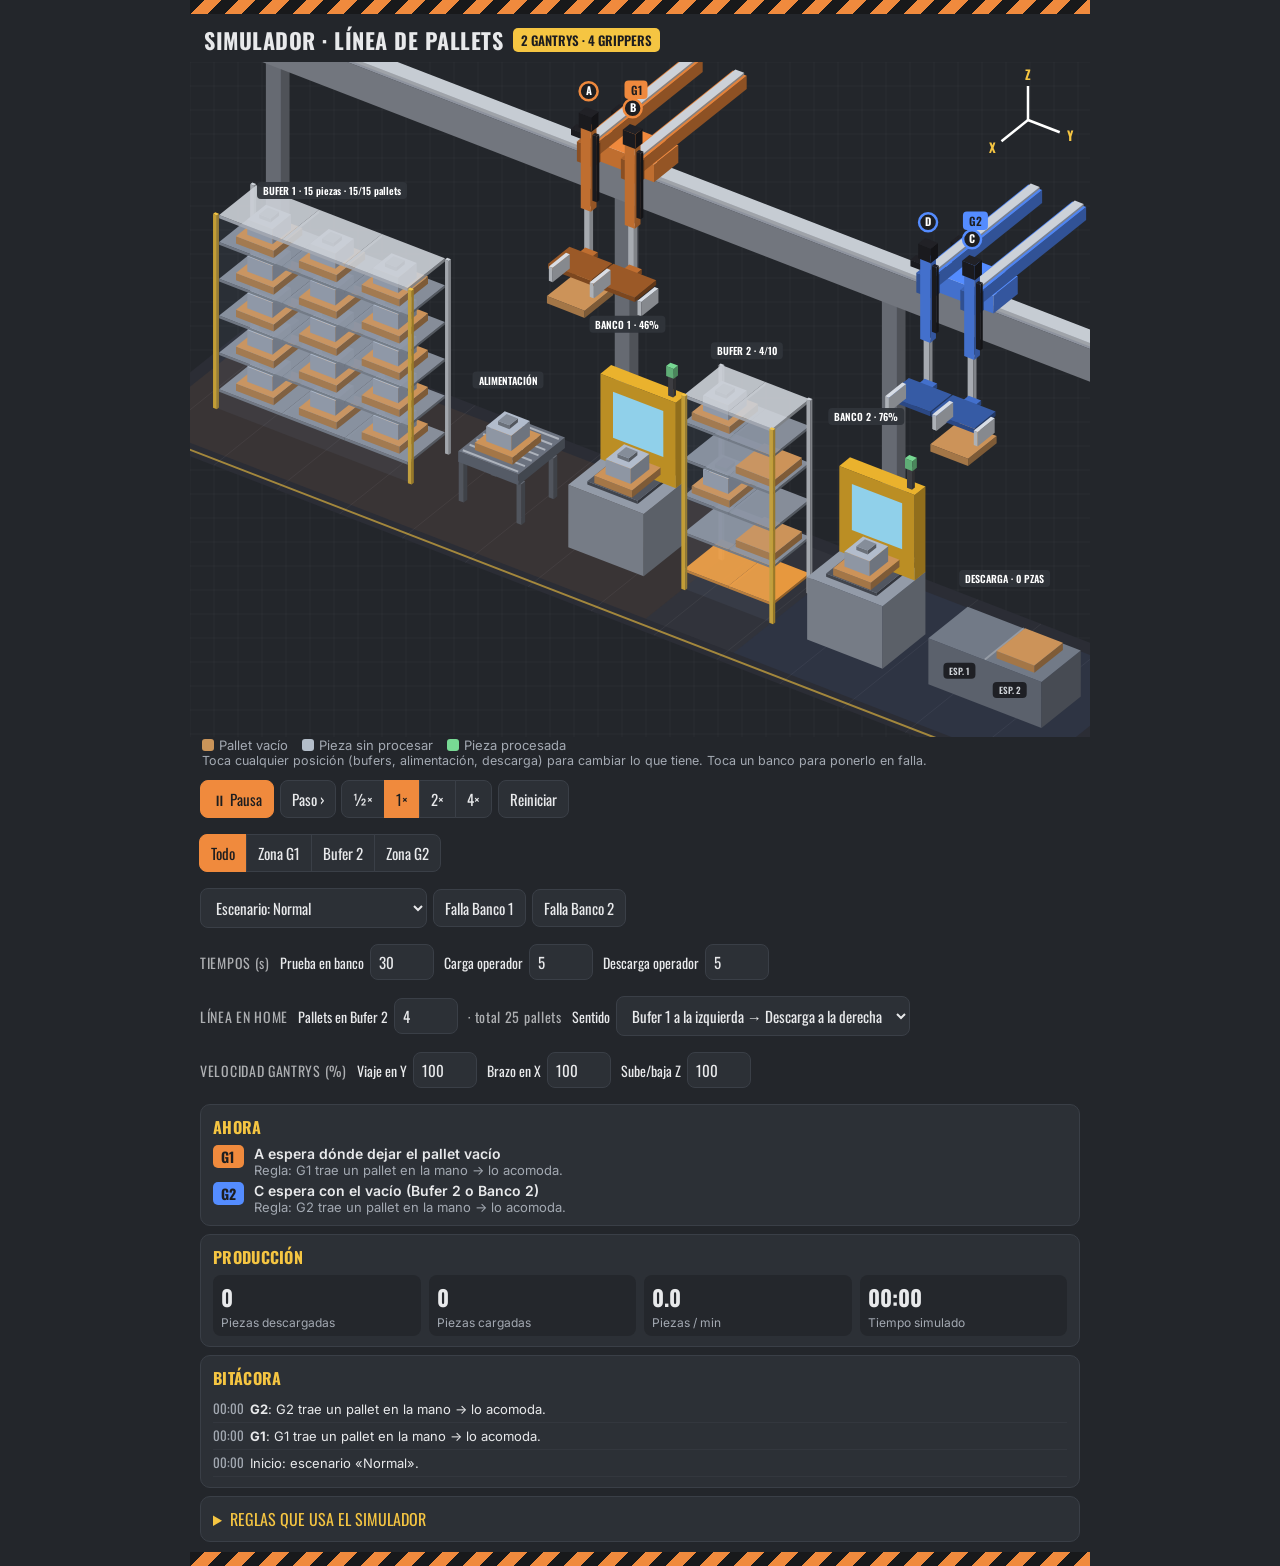
<file: index.html>
<!doctype html>
<html lang="es">
<head>
<meta charset="utf-8">
<meta name="viewport" content="width=device-width,initial-scale=1">
<title>Simulador de gantrys</title>
<meta http-equiv="refresh" content="0; url=simulador/">
<link rel="canonical" href="simulador/">
<style>body{background:#1d1e21;color:#e8e8e8;font-family:system-ui,sans-serif;display:grid;place-items:center;height:100vh;margin:0}a{color:#f0a04a}</style>
</head>
<body><p>Abriendo el simulador… <a href="simulador/">entrar</a></p></body>
</html>
</file>
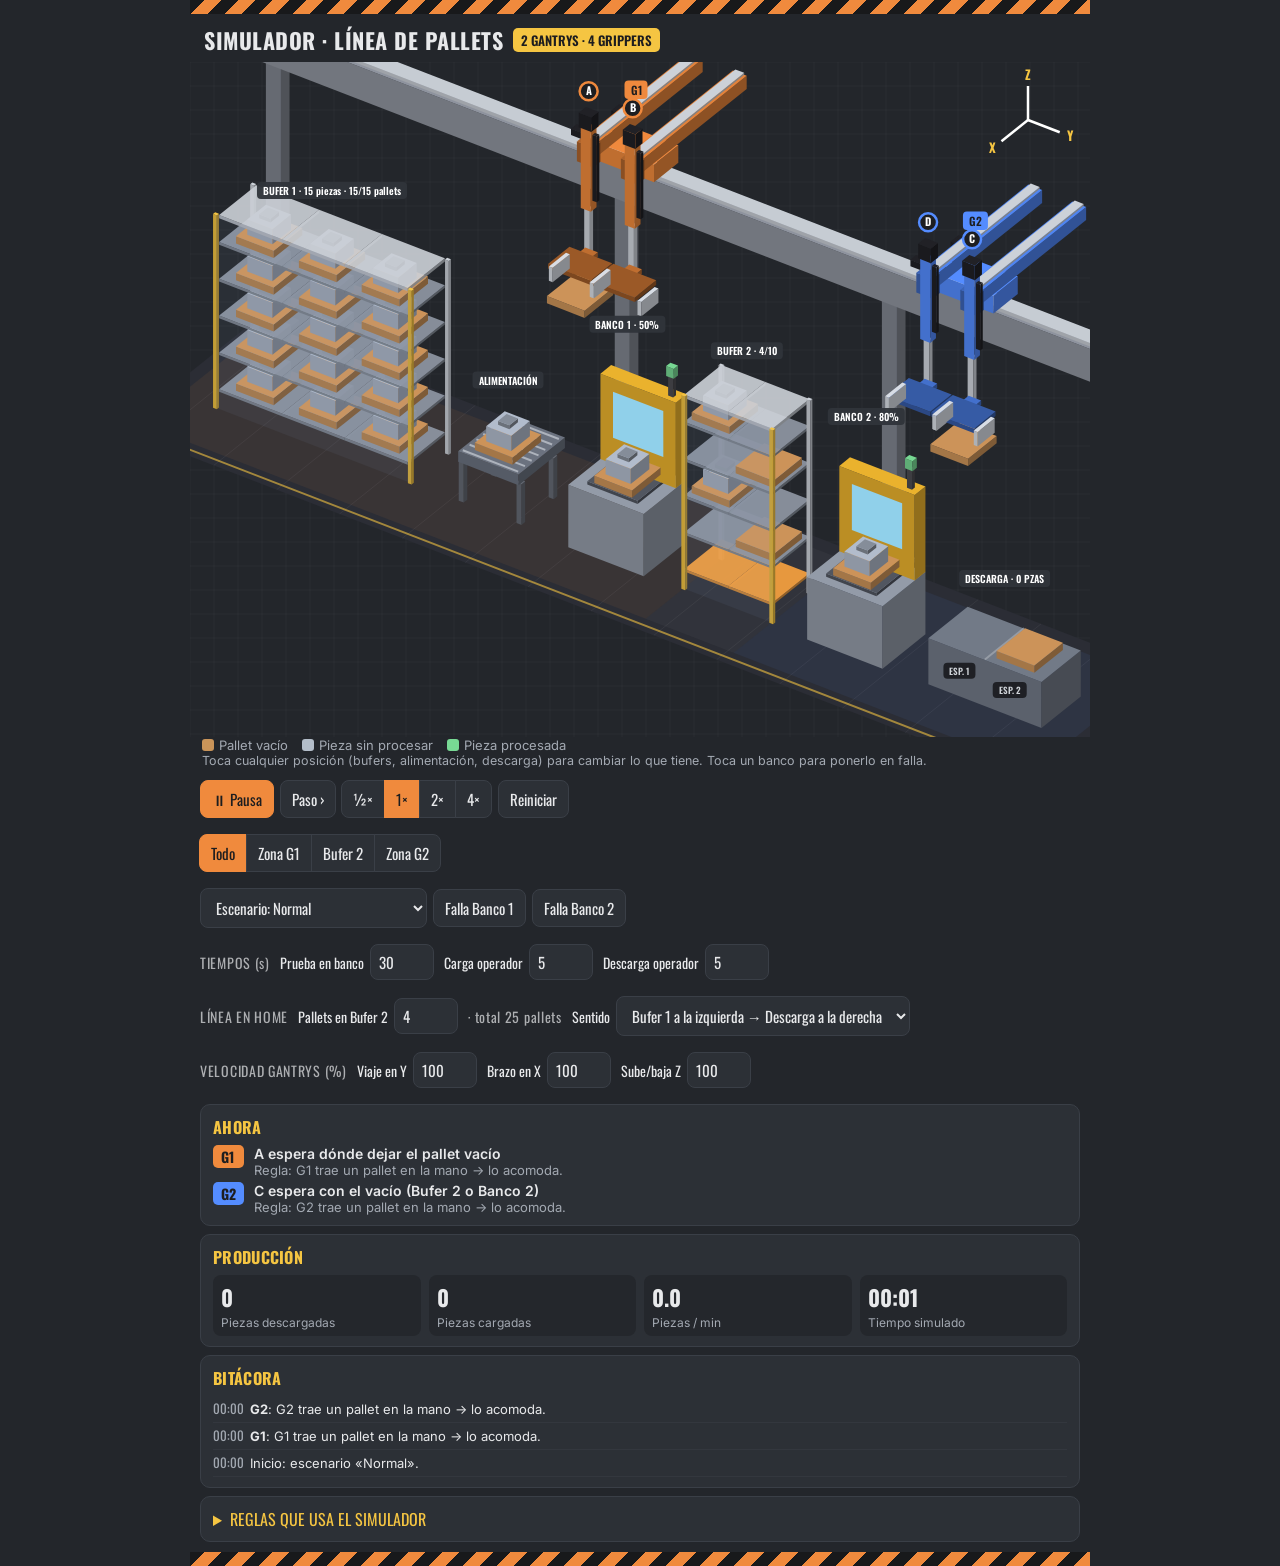
<file: simulador/index.html>
<!DOCTYPE html>
<html lang="es">
<head>
<meta charset="utf-8">
<meta name="viewport" content="width=device-width, initial-scale=1, maximum-scale=1">
<title>Simulador línea de pallets · 2 gantrys</title>
<link rel="preconnect" href="https://fonts.googleapis.com">
<link href="https://fonts.googleapis.com/css2?family=Oswald:wght@400;600;700&family=Inter:wght@400;600&display=swap" rel="stylesheet">
<link rel="stylesheet" href="css/style.css">

</head>
<body>
<div class="wrap">
<div class="haz"></div>
<header><h1>SIMULADOR · LÍNEA DE PALLETS</h1><span class="tag">2 GANTRYS · 4 GRIPPERS</span></header>
<div id="cvwrap"><canvas id="cv"></canvas><div id="toast"></div></div>
<div class="legend">
 <span><i class="sw" style="background:#c99459"></i>Pallet vacío</span>
 <span><i class="sw" style="background:#b3bdc9"></i>Pieza sin procesar</span>
 <span><i class="sw" style="background:#78d994"></i>Pieza procesada</span>
</div>
<div class="hint">Toca cualquier posición (bufers, alimentación, descarga) para cambiar lo que tiene. Toca un banco para ponerlo en falla.</div>
<div class="bar">
 <button id="play" class="on">⏸ Pausa</button>
 <button id="step">Paso ›</button>
 <div class="seg" id="spd"><button data-s="0.5">½×</button><button data-s="1" class="on">1×</button><button data-s="2">2×</button><button data-s="4">4×</button></div>
 <button id="reset">Reiniciar</button>
</div>
<div class="bar">
 <div class="seg" id="cam"><button data-c="all" class="on">Todo</button><button data-c="g1">Zona G1</button><button data-c="b2">Bufer 2</button><button data-c="g2">Zona G2</button></div>
</div>
<div class="bar">
 <select id="scn">
  <option value="normal">Escenario: Normal</option>
  <option value="f1">Banco 1 en falla</option>
  <option value="f2">Banco 2 en falla</option>
  <option value="b1low">Bufer 1 casi vacío</option>
  <option value="slow">Descarga lenta (operador tarda)</option>
  <option value="pair">Regla rota en Bufer 2 (001 y 006)</option>
 </select>
 <button id="fb1" class="flt">Falla Banco 1</button>
 <button id="fb2" class="flt">Falla Banco 2</button>
</div>
<div class="bar tiempos">
 <span class="lbl">TIEMPOS (s)</span>
 <label>Prueba en banco <input id="tProc" type="number" min="1" step="1" value="30"></label>
 <label>Carga operador <input id="tLoad" type="number" min="1" step="1" value="5"></label>
 <label>Descarga operador <input id="tUnload" type="number" min="1" step="1" value="5"></label>
</div>
<div class="bar tiempos">
 <span class="lbl">LÍNEA EN HOME</span>
 <label>Pallets en Bufer 2 <input id="nB2" type="number" min="0" max="4" step="1" value="4"></label>
 <span class="lbl" id="palTot"></span>
 <label>Sentido <select id="sentido"><option value="izq">Bufer 1 a la izquierda → Descarga a la derecha</option><option value="der">Bufer 1 a la derecha → Descarga a la izquierda</option></select></label>
</div>
<div class="bar tiempos">
 <span class="lbl">VELOCIDAD GANTRYS (%)</span>
 <label>Viaje en Y <input id="vY" type="number" min="10" max="400" step="10" value="100"></label>
 <label>Brazo en X <input id="vX" type="number" min="10" max="400" step="10" value="100"></label>
 <label>Sube/baja Z <input id="vZ" type="number" min="10" max="400" step="10" value="100"></label>
</div>

<div class="card"><h3>AHORA</h3>
 <div class="now">
  <span class="pill" style="background:var(--or)">G1</span><div><div class="act" id="g1a">—</div><div class="rule" id="g1r"></div></div>
  <span class="pill" style="background:var(--bl)">G2</span><div><div class="act" id="g2a">—</div><div class="rule" id="g2r"></div></div>
 </div>
 <div id="warn"></div>
</div>
<div class="card"><h3>PRODUCCIÓN</h3>
 <div class="stats">
  <div class="stat"><b id="sDone">0</b><span>Piezas descargadas</span></div>
  <div class="stat"><b id="sLoad">0</b><span>Piezas cargadas</span></div>
  <div class="stat"><b id="sRate">0.0</b><span>Piezas / min</span></div>
  <div class="stat"><b id="sTime">00:00</b><span>Tiempo simulado</span></div>
 </div>
</div>
<div class="card"><h3>BITÁCORA</h3><div id="log"></div></div>
<div class="card"><details><summary>REGLAS QUE USA EL SIMULADOR</summary>
<ul>
 <li><b>Ejes:</b> Y a lo largo de la línea; Z sube y baja; X entra al bufer. Los 2 brazos de cada gantry viajan juntos en Y; cada brazo se mueve solo en X y Z.</li>
 <li><b>G1</b> (A, B): Bufer 1, Alimentación, Banco 1 y Bufer 2. <b>G2</b> (C, D): Bufer 2, Banco 2 y Descarga. Solo un gantry a la vez dentro del Bufer 2.</li>
 <li><b>Línea en home (25 pallets):</b> Bufer 1 lleno (15), 4 en el Bufer 2 (uno por nivel 1–4), alimentación con pieza, 1 en cada banco, 1 en descarga y 1 en un gripper de cada gantry.</li>
 <li><b>Todo es intercambio:</b> en cada lugar un gripper saca y el otro deja.</li>
 <li><b>Bufer 1</b> (5 niveles × 3, siempre lleno): entran A y B; uno saca y el otro deja en la misma posición.</li>
 <li><b>Bufer 2</b> (5 niveles × 2): columna izquierda 001–005 → A y D; columna derecha 006–010 → B y C. Un solo pallet por nivel.</li>
 <li><b>Movimiento en los bufers (en L):</b> Y a la posición → baja en Z a pre-toma → avanza en X → baja a la posición → toma/deja → sube un poco → regresa en X → sube en Z. En carga, bancos y descarga baja vertical.</li>
 <li><b>Bufer 2 niveles 1–4:</b> G1 deja 2 piezas nuevas listas para G2 y se lleva vacíos (intercambio en el mismo nivel). Aquí también se hace el <b>cambio de gripper</b>.</li>
 <li><b>Bufer 2 nivel 5:</b> solo traspaleo: G1 deja la pieza probada y G2 la lleva a descarga.</li>
 <li><b>G1:</b> Banco 1 terminó → cambio rápido (un brazo trae la nueva, el otro saca la probada al nivel 5 y aprovecha para traer un vacío) → intercambio en alimentación (toma pieza nueva, deja el vacío) → la pieza va al Banco 1, al Bufer 2 o al Bufer 1.</li>
 <li><b>G2:</b> Banco 2 terminó → cambio rápido con una pieza del Bufer 2 → descarga → el vacío regresa al Bufer 2 y se lleva la pieza probada del nivel 5 o una nueva.</li>
 <li><b>Descarga</b> (2 espacios, siempre 1 pallet): G2 toma el vacío de un espacio y deja la pieza probada en el otro.</li>
 <li><b>Operadores:</b> en alimentación cargan una pieza en el pallet vacío; en descarga quitan la pieza procesada.</li>
</ul></details></div>
<div class="haz" style="margin-top:10px"></div>
</div>

<script src="js/config.js"></script>
<script src="js/world.js"></script>
<script src="js/motion.js"></script>
<script src="js/rules.js"></script>
<script src="js/render.js"></script>
<script src="js/ui.js"></script>

</body>
</html>
</file>
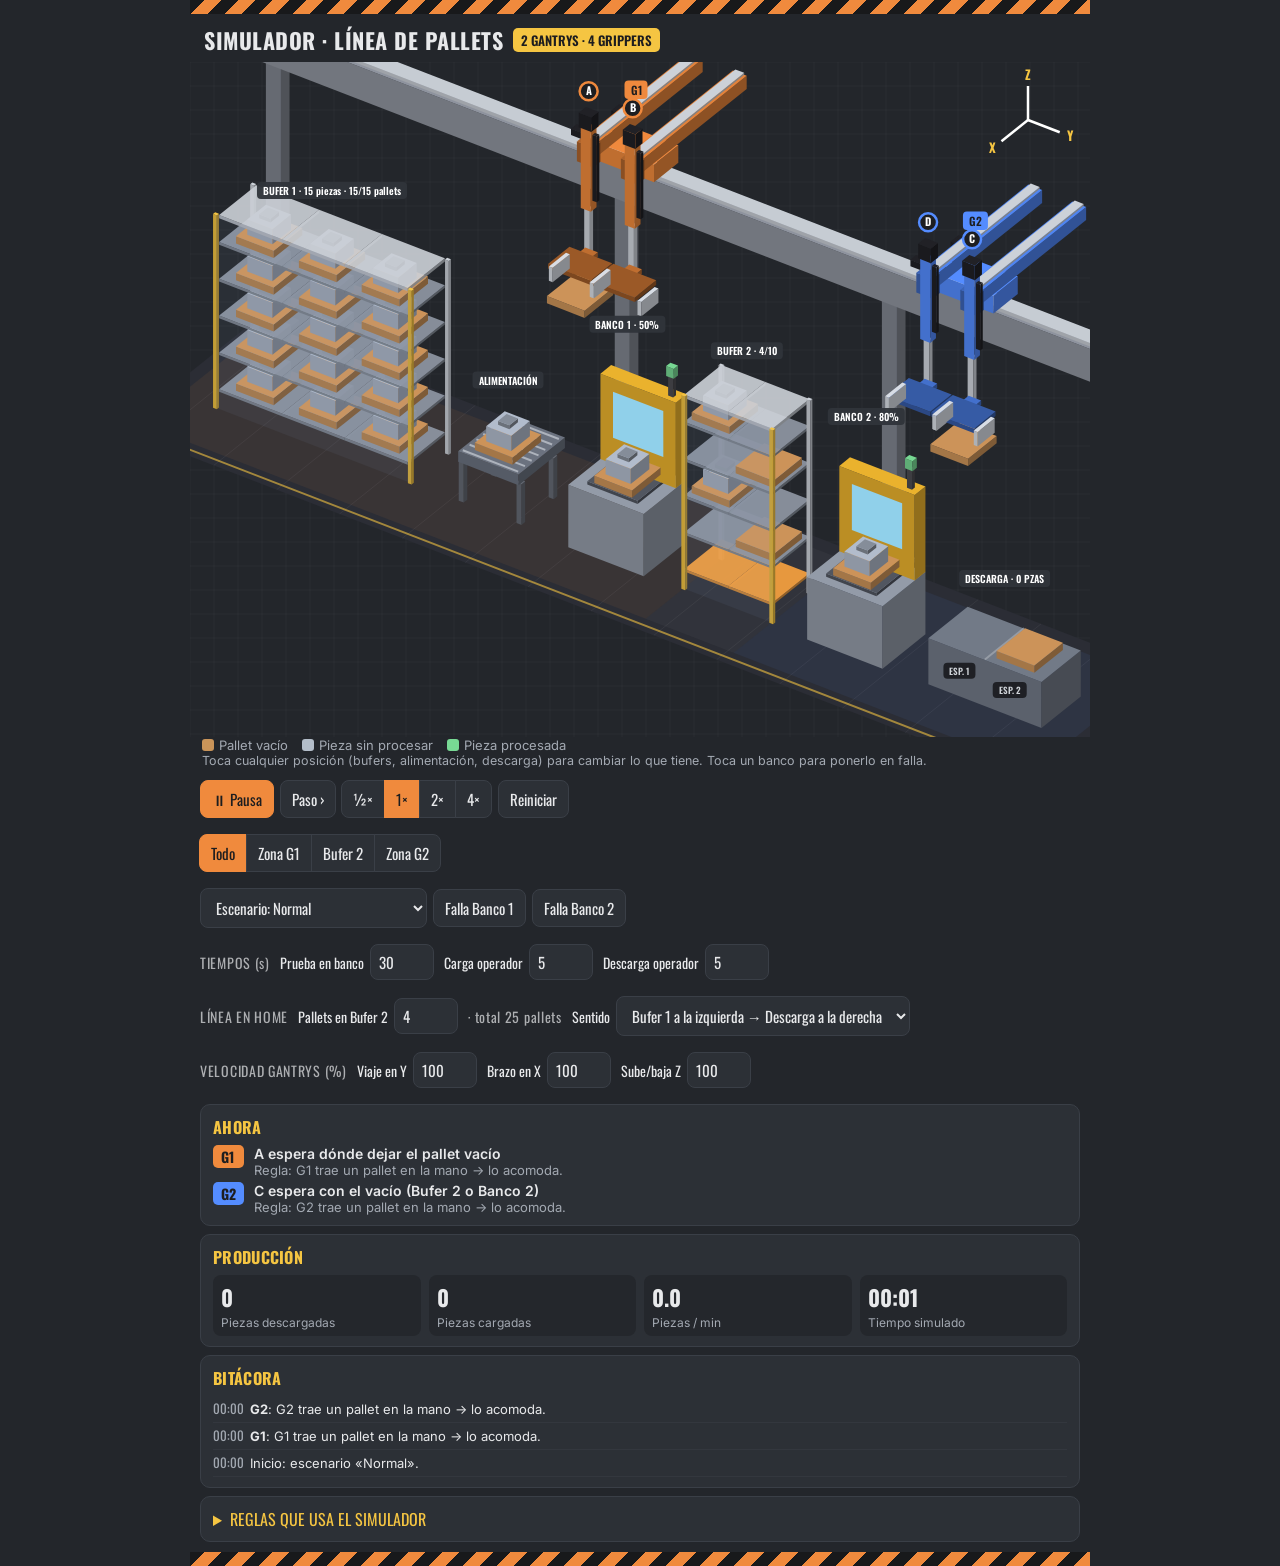
<file: simulador/simulador_un_archivo.html>
<!DOCTYPE html>
<html lang="es">
<head>
<meta charset="utf-8">
<meta name="viewport" content="width=device-width, initial-scale=1, maximum-scale=1">
<title>Simulador línea de pallets · 2 gantrys</title>
<link rel="preconnect" href="https://fonts.googleapis.com">
<link href="https://fonts.googleapis.com/css2?family=Oswald:wght@400;600;700&family=Inter:wght@400;600&display=swap" rel="stylesheet">
<style>
:root{--bg:#23262b;--panel:#2c3036;--line:#3a3f47;--txt:#e8e9eb;--mut:#a3a9b2;--or:#f08a3d;--ye:#f5c542;--gr:#78d994;--bl:#548cff;--re:#ee4d47}
*{box-sizing:border-box}
body{margin:0;background:var(--bg);color:var(--txt);font-family:Inter,system-ui,sans-serif;font-size:14px}
.haz{height:14px;background:repeating-linear-gradient(-45deg,var(--or) 0 12px,#18191b 12px 24px)}
header{padding:10px 14px 6px;display:flex;align-items:center;gap:10px}
header h1{font-family:Oswald,sans-serif;font-size:22px;margin:0;letter-spacing:.5px}
.tag{background:var(--ye);color:#1d1d1f;font-family:Oswald;font-weight:600;padding:2px 8px;border-radius:5px;font-size:13px}
.wrap{max-width:900px;margin:0 auto}
#cvwrap{position:relative}
canvas{display:block;width:100%;touch-action:manipulation}
#toast{position:absolute;left:50%;top:10px;transform:translateX(-50%);background:#111;color:#fff;padding:6px 12px;border-radius:8px;font-size:13px;opacity:0;transition:opacity .2s;pointer-events:none;max-width:90%;text-align:center}
.bar{display:flex;flex-wrap:wrap;gap:6px;padding:8px 10px;align-items:center}
.tiempos{gap:10px;font-family:Oswald,sans-serif;font-size:14px}
.tiempos .lbl{opacity:.7;letter-spacing:.05em}
.tiempos label{display:flex;align-items:center;gap:6px}
.tiempos input{width:64px;font-family:Oswald,sans-serif;font-size:15px;background:var(--panel);color:var(--txt);border:1px solid var(--line);border-radius:8px;padding:6px 8px}
button,select{font-family:Oswald,sans-serif;font-size:15px;background:var(--panel);color:var(--txt);border:1px solid var(--line);border-radius:8px;padding:7px 11px;cursor:pointer}
button.on{background:var(--or);color:#1d1d1f;border-color:var(--or)}
button.flt.on{background:var(--re);border-color:var(--re);color:#fff}
.seg{display:flex;gap:0}
.seg button{border-radius:0;margin-left:-1px}
.seg button:first-child{border-radius:8px 0 0 8px}.seg button:last-child{border-radius:0 8px 8px 0}
.card{background:var(--panel);border:1px solid var(--line);border-radius:10px;margin:8px 10px;padding:10px 12px}
.card h3{font-family:Oswald;margin:0 0 6px;font-size:16px;letter-spacing:.3px;color:var(--ye)}
.now{display:grid;grid-template-columns:auto 1fr;gap:4px 10px;align-items:start}
.pill{font-family:Oswald;font-weight:700;padding:1px 8px;border-radius:5px;color:#1d1d1f}
.rule{color:var(--mut);font-size:13px}
.act{font-weight:600}
.stats{display:flex;gap:8px;flex-wrap:wrap}
.stat{flex:1;min-width:90px;background:#24272c;border-radius:8px;padding:6px 8px}
.stat b{font-family:Oswald;font-size:22px;display:block}
.stat span{color:var(--mut);font-size:12px}
#log{max-height:220px;overflow:auto;font-size:13px;line-height:1.45}
#log div{border-bottom:1px solid #33373e;padding:3px 0}
#log .t{color:var(--mut);font-family:Oswald;margin-right:6px}
#warn{color:var(--re);font-weight:600;display:none;margin-top:6px}
details summary{cursor:pointer;font-family:Oswald;font-size:16px;color:var(--ye)}
details li{margin:4px 0;color:#d4d7db}
.legend{display:flex;gap:14px;flex-wrap:wrap;color:var(--mut);font-size:13px;padding:0 12px}
.sw{display:inline-block;width:12px;height:12px;border-radius:3px;margin-right:5px;vertical-align:-1px}
.hint{color:var(--mut);font-size:12.5px;padding:0 12px 4px}

</style>

</head>
<body>
<div class="wrap">
<div class="haz"></div>
<header><h1>SIMULADOR · LÍNEA DE PALLETS</h1><span class="tag">2 GANTRYS · 4 GRIPPERS</span></header>
<div id="cvwrap"><canvas id="cv"></canvas><div id="toast"></div></div>
<div class="legend">
 <span><i class="sw" style="background:#c99459"></i>Pallet vacío</span>
 <span><i class="sw" style="background:#b3bdc9"></i>Pieza sin procesar</span>
 <span><i class="sw" style="background:#78d994"></i>Pieza procesada</span>
</div>
<div class="hint">Toca cualquier posición (bufers, alimentación, descarga) para cambiar lo que tiene. Toca un banco para ponerlo en falla.</div>
<div class="bar">
 <button id="play" class="on">⏸ Pausa</button>
 <button id="step">Paso ›</button>
 <div class="seg" id="spd"><button data-s="0.5">½×</button><button data-s="1" class="on">1×</button><button data-s="2">2×</button><button data-s="4">4×</button></div>
 <button id="reset">Reiniciar</button>
</div>
<div class="bar">
 <div class="seg" id="cam"><button data-c="all" class="on">Todo</button><button data-c="g1">Zona G1</button><button data-c="b2">Bufer 2</button><button data-c="g2">Zona G2</button></div>
</div>
<div class="bar">
 <select id="scn">
  <option value="normal">Escenario: Normal</option>
  <option value="f1">Banco 1 en falla</option>
  <option value="f2">Banco 2 en falla</option>
  <option value="b1low">Bufer 1 casi vacío</option>
  <option value="slow">Descarga lenta (operador tarda)</option>
  <option value="pair">Regla rota en Bufer 2 (001 y 006)</option>
 </select>
 <button id="fb1" class="flt">Falla Banco 1</button>
 <button id="fb2" class="flt">Falla Banco 2</button>
</div>
<div class="bar tiempos">
 <span class="lbl">TIEMPOS (s)</span>
 <label>Prueba en banco <input id="tProc" type="number" min="1" step="1" value="30"></label>
 <label>Carga operador <input id="tLoad" type="number" min="1" step="1" value="5"></label>
 <label>Descarga operador <input id="tUnload" type="number" min="1" step="1" value="5"></label>
</div>
<div class="bar tiempos">
 <span class="lbl">LÍNEA EN HOME</span>
 <label>Pallets en Bufer 2 <input id="nB2" type="number" min="0" max="4" step="1" value="4"></label>
 <span class="lbl" id="palTot"></span>
 <label>Sentido <select id="sentido"><option value="izq">Bufer 1 a la izquierda → Descarga a la derecha</option><option value="der">Bufer 1 a la derecha → Descarga a la izquierda</option></select></label>
</div>
<div class="bar tiempos">
 <span class="lbl">VELOCIDAD GANTRYS (%)</span>
 <label>Viaje en Y <input id="vY" type="number" min="10" max="400" step="10" value="100"></label>
 <label>Brazo en X <input id="vX" type="number" min="10" max="400" step="10" value="100"></label>
 <label>Sube/baja Z <input id="vZ" type="number" min="10" max="400" step="10" value="100"></label>
</div>

<div class="card"><h3>AHORA</h3>
 <div class="now">
  <span class="pill" style="background:var(--or)">G1</span><div><div class="act" id="g1a">—</div><div class="rule" id="g1r"></div></div>
  <span class="pill" style="background:var(--bl)">G2</span><div><div class="act" id="g2a">—</div><div class="rule" id="g2r"></div></div>
 </div>
 <div id="warn"></div>
</div>
<div class="card"><h3>PRODUCCIÓN</h3>
 <div class="stats">
  <div class="stat"><b id="sDone">0</b><span>Piezas descargadas</span></div>
  <div class="stat"><b id="sLoad">0</b><span>Piezas cargadas</span></div>
  <div class="stat"><b id="sRate">0.0</b><span>Piezas / min</span></div>
  <div class="stat"><b id="sTime">00:00</b><span>Tiempo simulado</span></div>
 </div>
</div>
<div class="card"><h3>BITÁCORA</h3><div id="log"></div></div>
<div class="card"><details><summary>REGLAS QUE USA EL SIMULADOR</summary>
<ul>
 <li><b>Ejes:</b> Y a lo largo de la línea; Z sube y baja; X entra al bufer. Los 2 brazos de cada gantry viajan juntos en Y; cada brazo se mueve solo en X y Z.</li>
 <li><b>G1</b> (A, B): Bufer 1, Alimentación, Banco 1 y Bufer 2. <b>G2</b> (C, D): Bufer 2, Banco 2 y Descarga. Solo un gantry a la vez dentro del Bufer 2.</li>
 <li><b>Línea en home (25 pallets):</b> Bufer 1 lleno (15), 4 en el Bufer 2 (uno por nivel 1–4), alimentación con pieza, 1 en cada banco, 1 en descarga y 1 en un gripper de cada gantry.</li>
 <li><b>Todo es intercambio:</b> en cada lugar un gripper saca y el otro deja.</li>
 <li><b>Bufer 1</b> (5 niveles × 3, siempre lleno): entran A y B; uno saca y el otro deja en la misma posición.</li>
 <li><b>Bufer 2</b> (5 niveles × 2): columna izquierda 001–005 → A y D; columna derecha 006–010 → B y C. Un solo pallet por nivel.</li>
 <li><b>Movimiento en los bufers (en L):</b> Y a la posición → baja en Z a pre-toma → avanza en X → baja a la posición → toma/deja → sube un poco → regresa en X → sube en Z. En carga, bancos y descarga baja vertical.</li>
 <li><b>Bufer 2 niveles 1–4:</b> G1 deja 2 piezas nuevas listas para G2 y se lleva vacíos (intercambio en el mismo nivel). Aquí también se hace el <b>cambio de gripper</b>.</li>
 <li><b>Bufer 2 nivel 5:</b> solo traspaleo: G1 deja la pieza probada y G2 la lleva a descarga.</li>
 <li><b>G1:</b> Banco 1 terminó → cambio rápido (un brazo trae la nueva, el otro saca la probada al nivel 5 y aprovecha para traer un vacío) → intercambio en alimentación (toma pieza nueva, deja el vacío) → la pieza va al Banco 1, al Bufer 2 o al Bufer 1.</li>
 <li><b>G2:</b> Banco 2 terminó → cambio rápido con una pieza del Bufer 2 → descarga → el vacío regresa al Bufer 2 y se lleva la pieza probada del nivel 5 o una nueva.</li>
 <li><b>Descarga</b> (2 espacios, siempre 1 pallet): G2 toma el vacío de un espacio y deja la pieza probada en el otro.</li>
 <li><b>Operadores:</b> en alimentación cargan una pieza en el pallet vacío; en descarga quitan la pieza procesada.</li>
</ul></details></div>
<div class="haz" style="margin-top:10px"></div>
</div>

<script>
// config.js — Constantes: tiempos, colores, geometría de ejes. Cambia aquí tiempos de proceso y dimensiones.
// Se carga como script clásico (sin módulos) para que funcione abriendo index.html directo.

// ===== constants =====
const C = {or:[.94,.54,.24], bl:[.33,.55,1], ye:[.96,.77,.26], gr:[.47,.85,.58], re:[.93,.30,.28], wood:[.80,.58,.35],
  raw:[.70,.74,.80], frame:[.80,.82,.85], dark:[.12,.12,.13]};
let curScn=null;
function setTiempo(id,v){const e=document.getElementById(id); if(e) e.value=v;}
function leerTiempos(){
  const n=(id,def)=>{const e=document.getElementById(id); const v=e?parseFloat(e.value):NaN; return v>0?v:def;};
  PROC=n('tProc',PROC); LOAD=n('tLoad',LOAD); UNLOAD=n('tUnload',UNLOAD);
}
let PROC=30, LOAD=5, UNLOAD=5;
// Velocidades de los gantrys (unidades/s). Base = valores al 100 %; la barra VELOCIDAD las ajusta en %.
const VEL_BASE={y:2.6,x:1.3,z:1.6}; let VEL={...VEL_BASE};
function leerVelocidad(){
  const n=id=>{const e=document.getElementById(id); const v=e?parseFloat(e.value):NaN; return v>0?v/100:1;};
  VEL={y:VEL_BASE.y*n('vY'),x:VEL_BASE.x*n('vX'),z:VEL_BASE.z*n('vZ')};
}
let ESPEJO=false;   // true = la línea empieza a la derecha (Bufer 1) y termina a la izquierda (Descarga)
let B2_STOCK=2;   // piezas nuevas que G1 deja listas en el Bufer 2 para el Banco 2   // segundos; se cambian desde la barra TIEMPOS de la pantalla
const REST=3.25, GH=0.47;
const LV=n=>0.30+(5-n)*0.56;
// HOME en X: los 4 grippers retraídos (vigas X metidas sobre el carro). Desde ahí entran en L a los bufers.
const HOME_X=-1.05;
const LANE={A:HOME_X,B:HOME_X,C:HOME_X,D:HOME_X};
// Cada gripper va en su propia viga X, separada en Y: el carro del eje Y se corre para poner el gripper que trabaja
// sobre la posición (paso real "mover carro para el otro brazo"). A/D de un lado, B/C del otro.
const YOFF={A:-.35,D:-.35,B:.35,C:.35};
const gyFor=(arm,s)=>s.y-YOFF[arm];
const SAFE={G1:6.2,G2:10.0};

</script>
<script>
// world.js — Modelo del mundo: posiciones (slots), pallets, gantrys, escenarios y bitácora.
// Se carga como script clásico (sin módulos) para que funcione abriendo index.html directo.

// ===== world =====
let S={}, pid=0, simT=0, stats, logArr=[], lockOwner=null, G={};
function mkSlot(id,kind,x,y,z,o={}){S[id]=Object.assign({id,kind,x,y,z,pallet:null,res:null,timer:0,prog:0,fault:false},o);}
function pal(piece){return {id:++pid,piece,claimed:false};}
function build(){
  S={}; pid=0;
  for(let p=0;p<3;p++)for(let n=1;n<=5;n++){const num=p*5+n; mkSlot('B1-'+String(num).padStart(2,'0'),'B1',0,0.5+p,LV(n),{level:n,col:p,label:String(num).padStart(2,'0')});}
  for(let n=1;n<=5;n++){
    mkSlot('B2-'+String(n).padStart(3,'0'),'B2',0,7.75,LV(n),{level:n,col:'L',label:String(n).padStart(3,'0')});
    mkSlot('B2-'+String(n+5).padStart(3,'0'),'B2',0,8.45,LV(n),{level:n,col:'R',label:String(n+5).padStart(3,'0')});
  }
  mkSlot('ALIM','ALIM',0,4.3,0.80,{label:'ALIMENTACIÓN'});
  mkSlot('BK1','BK',0,6.2,1.0,{label:'BANCO 1'});
  mkSlot('BK2','BK',0,10.0,1.0,{label:'BANCO 2'});
  mkSlot('D1','DESC',0,11.8,0.7,{label:'1'});
  mkSlot('D2','DESC',0,12.6,0.7,{label:'2'});
}
const B1=()=>Object.values(S).filter(s=>s.kind==='B1');
const B2=()=>Object.values(S).filter(s=>s.kind==='B2');
const pairOf=s=>S['B2-'+String(s.col==='L'?s.level+5:s.level).padStart(3,'0')];
const pairFree=n=>{const a=S['B2-'+String(n).padStart(3,'0')],b=S['B2-'+String(n+5).padStart(3,'0')];return !a.pallet&&!b.pallet&&!a.res&&!b.res;};
const colOf=arm=>(arm==='A'||arm==='D')?'L':'R';
const b2slot=(n,col)=>S['B2-'+String(col==='L'?n:n+5).padStart(3,'0')];
function b2Free(arm){for(const n of [4,3,2,1]) if(pairFree(n)) return b2slot(n,colOf(arm)); return null;}
function avail(s,piece){return s.pallet&&!s.pallet.claimed&&s.pallet.piece===piece;}

class Gantry{
  constructor(name,col,arms,gy){this.name=name;this.col=col;this.arms=arms;this.v={gy};arms.forEach(a=>{this.v[a+'.x']=LANE[a];this.v[a+'.z']=REST;});
    this.hold={};arms.forEach(a=>this.hold[a]=null);this.q=[];this.cur=null;this.el=0;this.rule='Esperando…';this.txt='Sin tarea';this.wait=0;}
  get front(){return this.arms[1];} get back(){return this.arms[0];}
}
function initScenario(sc){
  build(); simT=0; lockOwner=null; logArr=[]; stats={done:0,load:0};
  // Tiempos desde la barra TIEMPOS (si no existe, quedan los de config.js). «Descarga lenta» fuerza 28 s.
  if(sc==='slow') setTiempo('tUnload',28); else if(curScn==='slow') setTiempo('tUnload',5);
  curScn=sc; leerTiempos(); leerVelocidad();
  const b1=B1().sort((a,b)=>a.level-b.level||a.col-b.col);
  const nB1=sc==='b1low'?3:15;
  // Bufer 1 siempre lleno: 15 pallets; los que no traen pieza son vacíos.
  b1.forEach((s,i)=>{ s.pallet=pal(i>=15-nB1?'raw':'none'); });
  S.ALIM.pallet=pal('raw');
  S.BK1.pallet=pal('raw'); S.BK1.prog=0.45;
  S.BK2.pallet=pal('raw'); S.BK2.prog=0.75;
  S.D2.pallet=pal('none');
  if(sc==='f1') S.BK1.fault=true;
  if(sc==='f2') S.BK2.fault=true;
  if(sc==='pair'){S['B2-001'].pallet=pal('none');S['B2-006'].pallet=pal('raw');}
  // Bufer 2 en home: N pallets (barra LÍNEA), uno por nivel, alternando pieza nueva (izq) y vacío (der).
  else { const e=document.getElementById('nB2'); const n=e?Math.max(0,Math.min(4,parseInt(e.value)||0)):4;
    for(let lv=1;lv<=n;lv++) S[b2slot(lv,lv%2?'L':'R').id].pallet=pal(lv%2?'raw':'none'); }
  G.G1=new Gantry('G1',C.or,['A','B'],5.2);
  G.G2=new Gantry('G2',C.bl,['D','C'],10.6);
  // Línea real: cada gantry anda siempre con un pallet en un gripper (21 pallets en total:
  // 15 Bufer 1 + alimentación + 2 bancos + descarga + 1 en cada gantry).
  G.G1.hold.A=pal('none'); G.G2.hold.C=pal('none');
  log('Inicio: escenario «'+document.getElementById('scn').selectedOptions[0].text.replace('Escenario: ','')+'».');
  syncFaultBtns();
}

// ===== logging =====
function fmt(t){const m=Math.floor(t/60),s=Math.floor(t%60);return String(m).padStart(2,'0')+':'+String(s).padStart(2,'0');}
function log(m){logArr.unshift([simT,m]); if(logArr.length>60)logArr.pop(); renderLog();}
function renderLog(){document.getElementById('log').innerHTML=logArr.map(([t,m])=>`<div><span class="t">${fmt(t)}</span>${m}</div>`).join('');}
let toastT=0;function toast(m){const e=document.getElementById('toast');e.textContent=m;e.style.opacity=1;clearTimeout(toastT);toastT=setTimeout(()=>e.style.opacity=0,1800);}

</script>
<script>
// motion.js — Movimientos: secuencias en L / vertical y el ejecutor de acciones de cada gantry.
// Se carga como script clásico (sin módulos) para que funcione abriendo index.html directo.

// ===== motion macros =====
const name=s=>s.kind==='B1'?`Bufer 1 pos ${s.label} (nivel ${s.level})`:s.kind==='B2'?`Bufer 2 pos ${s.label} (nivel ${s.level})`:s.kind==='DESC'?`Descarga espacio ${s.label}`:s.label.charAt(0)+s.label.slice(1).toLowerCase();
const mv=(to,txt)=>({t:'mv',to,txt});
// En los bufers (Bufer 1 y Bufer 2) TODOS los grippers entran en L desde su home; en carga, bancos y descarga, vertical.
function isL(arm,s){return s.kind==='B1'||s.kind==='B2';}
function pick(g,arm,s,moveY=true){return (isL(arm,s)?seqL:seqV)(g,arm,s,'grab',moveY);}
function place(g,arm,s,moveY=true){return (isL(arm,s)?seqL:seqV)(g,arm,s,'rel',moveY);}
// Secuencia en L: Y a la posición del gripper → Z a pre-toma (casi al nivel) → avanza en X → Z a la posición
// → toma/deja → sube un poco (pre-toma) → regresa en X → sube en Z.
function seqL(g,arm,s,op,moveY){
  const verb=op==='grab'?'toma':'deja', pre=s.z+GH+(op==='grab'?0.06:0.10);
  return [mv({gy:gyFor(arm,s)},moveY?`${g.name} viaja en Y a ${name(s)} (gripper ${arm})`:`${g.name} corre el carro para el gripper ${arm}`),
    mv({[arm+'.z']:pre},`${arm} baja en Z a pre-toma (nivel ${s.level})`),
    mv({[arm+'.x']:s.x},`${arm} avanza en X`),
    mv({[arm+'.z']:s.z+GH},`${arm} baja en Z a la posición`),
    {t:op,arm,s,txt:`${arm} ${verb} el pallet en ${name(s)}`},
    mv({[arm+'.z']:s.z+GH+(op==='grab'?0.08:0.10)},`${arm} sube un poco (pre-toma)`),
    mv({[arm+'.x']:LANE[arm]},`${arm} regresa en X`),
    mv({[arm+'.z']:REST},`${arm} sube en Z`)];
}
function seqV(g,arm,s,op,moveY){
  const verb=op==='grab'?'toma':'deja';
  // siempre ajusta Y: si el otro gripper estaba trabajando aquí, el carro se corre para este (moveY=false = mismo lugar)
  return [mv({gy:gyFor(arm,s)},moveY?`${g.name} viaja en Y a ${name(s)} (gripper ${arm})`:`${g.name} corre el carro para el gripper ${arm}`),
    mv({[arm+'.x']:s.x},`${arm} se alinea en X`),
    mv({[arm+'.z']:s.z+GH},`${arm} baja en Z (vertical)`),
    {t:op,arm,s,txt:`${arm} ${verb} el pallet en ${name(s)}`},
    mv({[arm+'.z']:REST},`${arm} sube en Z`),
    mv({[arm+'.x']:LANE[arm]},`${arm} regresa a home`)];
}
const lock=g=>({t:'lock',txt:`${g.name} espera que se libere el Bufer 2`});
const unlock=g=>[mv({gy:SAFE[g.name]},`${g.name} sale del Bufer 2`),{t:'unlock'}];
const waitFor=(fn,txt,then)=>({t:'waitfor',fn,txt,then});
function claim(s){if(s.pallet)s.pallet.claimed=true;}
function reserve(s){s.res=true;}

// ===== executor =====
let actionDone=false;
function startAction(g,a){
  g.cur=a; g.el=0; g.txt=a.txt||g.txt;
  if(a.t==='mv'){ g.frm={...g.v}; let d=0;
    for(const k in a.to){const r=k==='gy'?VEL.y:(k.endsWith('.x')?VEL.x:VEL.z); d=Math.max(d,Math.abs(a.to[k]-g.frm[k])/r);}
    g.dur=d>0.001?0.15+d:0; }
  else if(a.t==='grab'||a.t==='rel'){g.dur=0.35;g.ev=false;}
  else g.dur=0;
}
function stepGantry(g,dt){
  let guard=0;
  while(dt>0 && guard++<50){
    if(!g.cur){
      if(!g.q.length){
        g.wait-=dt; if(g.wait>0) return; g.wait=0.25;
        const d=(g.name==='G1'?decideG1:decideG2)(g);
        if(d){g.q=d.q; g.rule=d.rule; log(`<b>${g.name}</b>: ${d.rule}`);}
        else { const home=g.name==='G1'?5.2:10.6; if(Math.abs(g.v.gy-home)>0.05 && !Object.values(g.hold).some(x=>x)){g.q=[mv({gy:home},`${g.name} regresa a su posición de espera`)];g.rule='Sin tarea pendiente.';} else {g.txt='Esperando tarea';g.rule='Sin tarea pendiente.';return;} }
      }
      const a=g.q.shift();
      if(a.t==='dyn'){g.q.unshift(...a.fn());continue;}
      startAction(g,a);
    }
    const a=g.cur;
    if(a.t==='lock'){ if(lockOwner===null||lockOwner===g.name){lockOwner=g.name;g.cur=null;continue;} g.txt=a.txt; return; }
    if(a.t==='call'){ a.fn(); g.cur=null; continue; }
    if(a.t==='unlock'){ if(lockOwner===g.name)lockOwner=null; g.cur=null; continue; }
    if(a.t==='waitfor'){ if(a.fn()){ if(a.then)a.then(); g.cur=null; continue; } g.txt=a.txt; return; }
    const use=Math.min(dt,Math.max(0,g.dur-g.el)); g.el+=use; dt-=use;
    const k=g.dur>0?Math.min(1,g.el/g.dur):1;
    if(a.t==='mv'){const e=k*k*(3-2*k); for(const key in a.to) g.v[key]=g.frm[key]+(a.to[key]-g.frm[key])*e;}
    if((a.t==='grab'||a.t==='rel')&&k>=0.5&&!g.ev){ g.ev=true;
      if(a.t==='grab'){const p=a.s.pallet; if(!p){log(`<span style="color:#ee4d47">${g.name}: no encontró pallet en ${name(a.s)} (se movió a mano).</span>`); } else {p.claimed=false;g.hold[a.arm]=p;a.s.pallet=null;a.s.res=null; if(window.__onGrab) window.__onGrab(g,a.arm,a.s,p); /* gancho para pruebas */}}
      else {const p=g.hold[a.arm]; g.hold[a.arm]=null; if(p){ if(a.s.pallet){log(`<span style="color:#ee4d47">${g.name}: ${name(a.s)} ocupada, regresa el pallet.</span>`); g.hold[a.arm]=p; } else {a.s.pallet=p;a.s.res=null;a.s.timer=0; if(a.s.kind==='BK'&&p.piece==='raw'){a.s.prog=0;}}}}
    }
    if(g.el>=g.dur-1e-9){ g.cur=null; if(g.dur>0) actionDone=true; }
  }
}
function stepWorld(dt){
  simT+=dt;
  for(const s of [S.BK1,S.BK2]){ const p=s.pallet;
    if(p&&p.piece==='raw'&&!s.fault&&!p.claimed){ s.prog+=dt/PROC; if(s.prog>=1){s.prog=1;p.piece='done';log(`${s.label.charAt(0)+s.label.slice(1).toLowerCase()} terminó la pieza.`);} } }
  // control: cuánto tiempo seguido queda alimentación sin pallet (debe ser solo el instante del intercambio)
  if(!S.ALIM.pallet){ S.ALIM.vac=(S.ALIM.vac||0)+dt; stats.alimVac=Math.max(stats.alimVac||0,S.ALIM.vac); } else S.ALIM.vac=0;
  const a=S.ALIM.pallet; if(a&&a.piece==='none'&&!a.claimed){S.ALIM.timer+=dt; if(S.ALIM.timer>=LOAD){a.piece='raw';S.ALIM.timer=0;stats.load++;log('Operador cargó pieza nueva en alimentación.');}} else if(!a||a.piece!=='none') S.ALIM.timer=0;
  for(const s of [S.D1,S.D2]){const p=s.pallet; if(p&&p.piece==='done'&&!p.claimed){s.timer+=dt; if(s.timer>=UNLOAD){p.piece='none';s.timer=0;stats.done++;log(`Operador descargó la pieza en descarga espacio ${s.label}.`);}} else s.timer=0;}
  stepGantry(G.G1,dt); stepGantry(G.G2,dt);
}

</script>
<script>
// rules.js — LÓGICA DE DECISIÓN de G1 y G2 (prioridades). Es el archivo principal para ajustar el comportamiento.
// Se carga como script clásico (sin módulos) para que funcione abriendo index.html directo.
//
// Patrón de la secuencia real de la línea: TODO es intercambio. En cada lugar un brazo saca y el otro deja,
// y el gantry "aprovecha el viaje": si pasa por el Bufer 2 con un brazo libre, toma un vacío para alimentación
// (G1) o una pieza para descarga / Banco 2 (G2). Los pasos marcados {t:'dyn'} se deciden al llegar ahí.

// ===== utilidades =====
const otherG1=a=>a==='A'?'B':'A';
const otherG2=a=>a==='D'?'C':'D';
const armG2=s=>s.col==='L'?'D':'C';
const b1With=piece=>B1().filter(s=>avail(s,piece)).sort((a,b)=>b.level-a.level||a.col-b.col)[0]||null;
const emptyB2In=col=>B2().find(s=>s.level<=4&&s.col===col&&avail(s,'none'))||null;
const emptyB2forG1=()=>B2().find(s=>s.level<=4&&avail(s,'none'))||null;
const alimFree=()=>!S.ALIM.pallet&&!S.ALIM.res;
const holding=g=>Object.values(g.hold).some(x=>x);
function bkNeedsPiece(bk){ if(bk.fault) return false; const p=bk.pallet; if(bk.res) return false; return !p || p.piece!=='raw'; }
const bk1CanTake=()=>!S.BK1.fault&&!S.BK1.pallet&&!S.BK1.res;
// Nivel 5 = traspaleo en los dos sentidos (punto de entrega entre gantrys): G1 deja la probada y saca el vacío que dejó G2; G2 saca la probada y deja un vacío.
const lv5=col=>b2slot(5,col);
// ¿Puede el brazo `o` de G1 dejar una probada en el nivel 5? Su columna libre, y la otra libre o con un vacío que el otro brazo (si está libre) saca antes.
function lvl5Accepts(o,raFree){ const d=lv5(colOf(o)), e=lv5(colOf(o)==='L'?'R':'L');
  return !d.pallet&&!d.res&&((!e.pallet&&!e.res)||(raFree&&avail(e,'none'))); }
const bk1Done=()=>{const p=S.BK1.pallet;return !!(p&&!p.claimed&&p.piece==='done');};
const bk1DoneReady=()=>bk1Done()&&(lvl5Accepts('A',true)||lvl5Accepts('B',true));
// Bufer 2 = punto de entrega G1→G2 (punto de entrega entre gantrys): G1 mantiene ahí B2_STOCK piezas nuevas LISTAS para el
// Banco 2, así G2 nunca espera a G1. Cuenta las del Bufer 2 (niveles 1–4) y las que G2 ya trae en la mano.
function bk2WantsRaw(){
  if(S.BK2.fault) return false;
  const b2raw=B2().filter(s=>s.level<=4&&s.pallet&&s.pallet.piece==='raw').length;
  const g2raw=Object.values(G.G2.hold).filter(x=>x&&x.piece==='raw').length;
  return b2raw+g2raw < B2_STOCK;
}
// ¿Tiene a dónde ir una pieza nueva que G1 traiga en el brazo `arm`?
const g1RawHasDest=arm=>bk1CanTake()||(!S.BK1.fault&&!!bk1DoneReady())||(bk2WantsRaw()&&(!!b2Free(arm)||b2CanSwap(arm,s=>s.pallet.piece==='none')||b2CanSwap(otherG1(arm),s=>s.pallet.piece==='none')))||!!b1With('none');

// ---- Intercambio en el Bufer 2: los dos brazos en el MISMO NIVEL, uno en cada columna.
// El brazo libre `o` saca un pallet de su columna y el brazo `put` deja el que trae en ese nivel, en su columna.
// Así nunca hay dos pallets en el mismo nivel y no hace falta que haya un nivel libre.
function b2SwapWith(g,put,want){
  const o=g.name==='G1'?otherG1(put):otherG2(put);
  if(!g.hold[put]||g.hold[o]) return null;
  const take=B2().filter(s=>s.level<=4&&s.col===colOf(o)&&s.pallet&&!s.pallet.claimed&&!s.res&&want(s)).sort((a,b)=>b.level-a.level)[0];
  if(!take) return null;
  const dest=b2slot(take.level,colOf(put)); if(dest.pallet||dest.res) return null;
  return {o,take,dest};
}
// Igual que b2SwapWith pero solo pregunta (sin revisar qué traen los brazos hoy).
function b2CanSwap(put,want){
  const oc=colOf(put)==='L'?'R':'L';
  return B2().some(s=>s.level<=4&&s.col===oc&&s.pallet&&!s.pallet.claimed&&!s.res&&want(s)&&(d=>!d.pallet&&!d.res)(b2slot(s.level,colOf(put))));
}
function b2SwapQ(g,put,sw){ claim(sw.take); reserve(sw.dest);
  return [lock(g),...pick(g,sw.o,sw.take),...place(g,put,sw.dest),...unlock(g)]; }
// ¿Algún banco espera pieza que alimentación no tiene lista, y hay piezas en el Bufer 1? (→ usar el vacío para sacar una)
const g1NeedsB1Raw=()=>!avail(S.ALIM,'raw')&&!!b1With('raw')&&(bk1CanTake()||bk2WantsRaw());

// ---- Bufer 1: SIEMPRE lleno (15 pallets, con pieza o vacíos). Toda visita es un INTERCAMBIO en la misma
// posición: un brazo saca el pallet y el otro deja el que trae. B entra en L, A en vertical.
// Plan para que G1 quede con una pieza sin procesar en la mano: {arm, src, q()} o null.
// arm = brazo que queda con la pieza. q() marca (claim) los pallets y devuelve las acciones.
function planRawG1(g){
  // (alimentación NO: ahí solo se toma la pieza por intercambio, trayendo un vacío → ver g1EmptyOut)
  const r=b1With('raw'); if(!r) return null;
  const e=emptyB2forG1(); if(!e) return null;
  const ea=e.col==='L'?'A':'B', ra=otherG1(ea);   // ea trae el vacío, ra saca la pieza
  return {arm:ra,src:'B1',r,e,q:()=>{claim(r);claim(e);
    return [lock(g),...pick(g,ea,e),...unlock(g),...pick(g,ra,r),...place(g,ea,r,false)];}};
}
const srcTxt=pl=>pl.src==='ALIM'?'de alimentación':'del Bufer 1, por intercambio con un vacío del Bufer 2';

// ===== G1: pasos dinámicos =====
// Dentro del Bufer 2 (con candado): si el brazo `fa` quedó libre, toma un vacío de su columna para alimentación.
function g1TakeEmptyAtB2(g,fa){ return {t:'dyn',fn:()=>{
  if(g.hold[fa]) return [];
  const e=emptyB2In(colOf(fa)); if(!e) return [];
  const forB1=g1NeedsB1Raw();
  // G1 siempre se lleva un vacío: en alimentación solo puede tomar la pieza si deja un vacío a cambio
  claim(e); log(`G1: aprovecha el viaje → ${fa} toma el pallet vacío del Bufer 2 pos ${e.label} ${forB1?'para sacar una pieza del Bufer 1':'para alimentación'}.`);
  return pick(g,fa,e);
}}; }
// Acomoda lo que G1 traiga en las manos.
function g1Continue(g){ return {t:'dyn',fn:()=>{
  for(const a of g.arms){ const p=g.hold[a]; if(!p) continue;
    if(p.piece==='none') return g1EmptyOut(g,a);
    if(p.piece==='raw') return g1RawOut(g,a);
  }
  for(const a of g.arms){ const p=g.hold[a]; if(p&&p.piece==='done') return g1DoneOut(g,a); }
  return [];
}}; }
// G1 trae un vacío en `ea`. Prioridad:
//  1) alimentación con pieza lista → intercambio ahí (toma la nueva, deja el vacío);
//  2) Banco 1 terminó y no hay pieza nueva → intercambio en el banco (saca la probada, deja el vacío) y la probada al nivel 5;
//  3) un banco espera pieza y alimentación no la tiene → intercambio en el Bufer 1 (deja el vacío, saca una pieza);
//  4) alimentación libre → deja el vacío para que el operador cargue.
function g1EmptyOut(g,ea){
  const oa=otherG1(ea), bk=S.BK1;
  if(avail(S.ALIM,'raw') && !g.hold[oa] && g1RawHasDest(oa)){ claim(S.ALIM);
    log(`G1: intercambio en alimentación → ${oa} toma la pieza nueva y ${ea} deja el vacío.`);
    return [...pick(g,oa,S.ALIM),{t:'call',fn:()=>reserve(S.ALIM)},...place(g,ea,S.ALIM,false),g1Continue(g)]; }
  if(!bk.fault && !g.hold[oa] && bk1Done() && !avail(S.ALIM,'raw') && lvl5Accepts(oa,true)){ claim(bk); reserve(bk);
    log(`G1: Banco 1 terminó y no hay pieza nueva → ${oa} saca la probada y ${ea} deja el vacío en el banco.`);
    return [mv({gy:bk.y},`${g.name} viaja en Y al Banco 1`),...pick(g,oa,bk,false),...place(g,ea,bk,false),...g1Lvl5(g,oa)]; }
  if(!g.hold[oa] && g1NeedsB1Raw()){ const r=b1With('raw'); claim(r);
    log(`G1: un banco espera pieza y alimentación no está lista → intercambio en Bufer 1 pos ${r.label}: ${oa} saca la pieza y ${ea} deja el vacío.`);
    return [...pick(g,oa,r),...place(g,ea,r,false),g1Continue(g)]; }
  if(alimFree()){ reserve(S.ALIM); return place(g,ea,S.ALIM); }
  const d=b2Free(ea); if(d){ reserve(d); return [lock(g),...place(g,ea,d),...unlock(g)]; }
  return [waitFor(()=>alimFree()||avail(S.ALIM,'raw')||b2Free(ea)||(!bk.fault&&!g.hold[oa]&&bk1Done()&&lvl5Accepts(oa,true)),`${ea} espera dónde dejar el pallet vacío`,null),{t:'dyn',fn:()=>g1EmptyOut(g,ea)}];
}
// Traspaleo en el nivel 5: `o` trae la probada. Si G2 dejó un vacío en el nivel 5, el otro brazo lo saca primero
// y `o` deja la probada en ese mismo nivel, en su columna. Después, si conviene, cambia el vacío de gripper (niveles 1–4).
function g1Lvl5(g,o){
  const ra=otherG1(o), d=lv5(colOf(o)), e=lv5(colOf(ra)); reserve(d);
  const take=avail(e,'none')&&!g.hold[ra]; if(take) claim(e);
  return [lock(g),...(take?pick(g,ra,e):[]),...place(g,o,d),take?g1FixEmptyArm(g,ra):g1TakeEmptyAtB2(g,ra),...unlock(g),g1Continue(g)];
}
// Cambio de gripper en el Bufer 2 (niveles 1–4): el vacío que sacó `ea` del nivel 5 pasa al otro brazo,
// para que `ea` quede libre y tome la próxima pieza nueva (así el ciclo se repite con los mismos brazos).
function g1FixEmptyArm(g,ea){ return {t:'dyn',fn:()=>{
  const o=otherG1(ea); if(!g.hold[ea]||g.hold[o]) return [];
  const sw=b2SwapWith(g,ea,s=>s.pallet.piece==='none'); if(!sw) return [];
  claim(sw.take); reserve(sw.dest);
  log(`G1: cambio de gripper en Bufer 2 nivel ${sw.take.level} → ${o} toma un vacío y ${ea} deja el suyo.`);
  return [...pick(g,o,sw.take),...place(g,ea,sw.dest)];
}}; }
// Cambio rápido en Banco 1 cuando `ra` ya trae la pieza nueva: el otro brazo saca la probada y la lleva al nivel 5.
function g1BankSwap(g,ra){
  const o=otherG1(ra), bk=S.BK1;
  claim(bk); reserve(bk);
  return [mv({gy:bk.y},`${g.name} viaja en Y al Banco 1`),...pick(g,o,bk,false),...place(g,ra,bk,false),...g1Lvl5(g,o)];
}
// G1 trae una probada en `a` (p. ej. después de un intercambio en el banco): al nivel 5.
function g1DoneOut(g,a){
  const o=otherG1(a);
  if(lvl5Accepts(a,!g.hold[o])) return g1Lvl5(g,a);
  return [waitFor(()=>lvl5Accepts(a,!g.hold[o]),`${a} espera lugar en el nivel 5 del Bufer 2`,null),{t:'dyn',fn:()=>g1DoneOut(g,a)}];
}
// G1 trae una pieza nueva en `ra`: Banco 1 → Bufer 2 (piezas listas para G2) → Bufer 1 (intercambio con un vacío).
function g1RawOut(g,ra){
  const o=otherG1(ra), bk=S.BK1;
  if(bk1CanTake()){ reserve(bk); return place(g,ra,bk); }
  if(!bk.fault && !g.hold[o] && bk1Done()){
    if(lvl5Accepts(o,true)){ log(`G1: Banco 1 terminó → cambio rápido con la pieza que trae ${ra}.`); return g1BankSwap(g,ra); }
    // la probada quedaría en la columna equivocada del nivel 5 → cambio de gripper de la pieza nueva (niveles 1–4)
    const sw=lvl5Accepts(ra,true)?b2SwapWith(g,ra,s=>s.pallet.piece==='raw'):null;
    if(sw){ log(`G1: cambio de gripper en Bufer 2 nivel ${sw.take.level} → ${sw.o} toma una pieza nueva y ${ra} deja la suya (para el cambio rápido en Banco 1).`);
      return [...b2SwapQ(g,ra,sw),g1Continue(g)]; }
    const r1=lvl5Accepts(ra,true)?b1With('raw'):null;   // respaldo: el cambio se hace en el Bufer 1
    if(r1){ claim(r1); log(`G1: cambio de gripper en Bufer 1 pos ${r1.label} → ${o} toma una pieza y ${ra} deja la suya (para el cambio rápido en Banco 1).`);
      return [...pick(g,o,r1),...place(g,ra,r1,false),g1Continue(g)]; }
  }
  if(bk2WantsRaw()){
    const sw=b2SwapWith(g,ra,s=>s.pallet.piece==='none');
    if(sw){ log(`G1: intercambio en Bufer 2 nivel ${sw.take.level} → ${sw.o} saca el vacío y ${ra} deja la pieza nueva para el Banco 2.`);
      return [...b2SwapQ(g,ra,sw),g1Continue(g)]; }
    const d=b2Free(ra); if(d){ reserve(d);
    log(`G1: Banco 2 necesita pieza → ${ra} la deja en el Bufer 2 pos ${d.label}.`);
    return [lock(g),...place(g,ra,d),g1TakeEmptyAtB2(g,ra),...unlock(g),g1Continue(g)]; }
    // vacíos solo en la columna de `ra` → cambio de gripper (toma una pieza con el otro brazo) para poder intercambiar
    const ch=b2CanSwap(o,s=>s.pallet.piece==='none')?b2SwapWith(g,ra,s=>s.pallet.piece==='raw'):null;
    if(ch){ log(`G1: cambio de gripper en Bufer 2 nivel ${ch.take.level} → ${ch.o} toma una pieza y ${ra} deja la suya.`);
      return [...b2SwapQ(g,ra,ch),g1Continue(g)]; }
    const r1=!g.hold[o]&&b2CanSwap(o,s=>s.pallet.piece==='none')?b1With('raw'):null;
    if(r1){ claim(r1); log(`G1: cambio de gripper en Bufer 1 pos ${r1.label} → ${o} toma una pieza y ${ra} deja la suya (en el Bufer 2 no se pudo).`);
      return [...pick(g,o,r1),...place(g,ra,r1,false),g1Continue(g)]; }
  }
  const f=!g.hold[o]?b1With('none'):null;
  if(f){ claim(f); log(`G1: el Bufer 1 acumula → ${ra} deja la pieza en pos ${f.label} y ${o} saca el vacío.`);
    return [...pick(g,o,f),...place(g,ra,f,false),g1Continue(g)]; }
  return [waitFor(()=>bk1CanTake()||(!bk.fault&&!g.hold[o]&&bk1Done()&&(lvl5Accepts(o,true)||(lvl5Accepts(ra,true)&&(b2SwapWith(g,ra,s=>s.pallet.piece==='raw')||b1With('raw')))))||(bk2WantsRaw()&&(b2Free(ra)||b2SwapWith(g,ra,s=>s.pallet.piece==='none')||b2SwapWith(g,ra,s=>s.pallet.piece==='raw')||(!g.hold[o]&&b2CanSwap(o,s=>s.pallet.piece==='none')&&b1With('raw'))))||(!g.hold[o]&&b1With('none')),
    `${ra} espera con pieza nueva (Banco 1, Bufer 2 o Bufer 1)`,null),{t:'dyn',fn:()=>g1RawOut(g,ra)}];
}

// ¿De dónde saca G1 un vacío para llevar a alimentación? Banco 1 (pallet vacío) → nivel 5 → niveles 1–4 del Bufer 2.
function g1EmptySource(){
  const bk=S.BK1;
  if(!bk.fault&&!bk.res&&avail(bk,'none')) return {s:bk,arm:'A',txt:'del Banco 1'};
  for(const c of ['L','R']){ const s=lv5(c); if(avail(s,'none')) return {s,arm:c==='L'?'A':'B',b2:true,txt:`del Bufer 2 pos ${s.label} (nivel 5)`}; }
  const e=emptyB2forG1(); if(e) return {s:e,arm:e.col==='L'?'A':'B',b2:true,txt:`del Bufer 2 pos ${e.label}`};
  return null;
}
function decideG1(g){
  if(holding(g)) return {rule:'G1 trae un pallet en la mano → lo acomoda.',q:[g1Continue(g)]};
  const bk=S.BK1, p=bk.pallet;
  // 0: en alimentación SIEMPRE es intercambio (toma la pieza, deja un vacío) → si G1 no trae vacío, primero va por uno
  const ap=S.ALIM.pallet;
  if(ap&&!ap.claimed){ const src=g1EmptySource();
    if(src&&(src.s===bk||g1RawHasDest(otherG1(src.arm))||bk1Done())){ claim(src.s);
      return {rule:`Para tomar la pieza de alimentación hay que dejar un vacío → ${src.arm} toma un pallet vacío ${src.txt}.`,
        q:[...(src.b2?[lock(g),...pick(g,src.arm,src.s),...unlock(g)]:pick(g,src.arm,src.s)),g1Continue(g)]}; } }
  // 1: Banco 1 terminó y nivel 5 libre → cambio rápido; la probada va al nivel 5 y el brazo libre trae un vacío
  if(bk1DoneReady()){
    const pl=!bk.fault?planRawG1(g):null;
    if(pl){ let ra=pl.arm;
      if(pl.src==='ALIM'&&!lvl5Accepts(otherG1(ra),true)) ra=otherG1(ra);   // alimentación: toma la pieza el brazo que deja bien el nivel 5
      if(lvl5Accepts(otherG1(ra),true)){ const o=otherG1(ra);
        const q=pl.src==='ALIM'?(claim(S.ALIM),pick(g,ra,S.ALIM)):pl.q();
        return {rule:`Banco 1 terminó y hay pieza nueva ${srcTxt(pl)} → CAMBIO RÁPIDO: ${ra} trae la nueva y ${o} saca la probada al nivel 5 (traspaleo); ${ra} saca el vacío que dejó G2.`,
          q:[...q,...g1BankSwap(g,ra)]}; }
    }
    const o=['A','B'].find(x=>lvl5Accepts(x,true)); claim(bk);
    return {rule:`Banco 1 terminó (no hay pieza nueva lista) → ${o} saca la probada al nivel 5 del Bufer 2 (traspaleo).`,
      q:[...pick(g,o,bk),...g1Lvl5(g,o)]};
  }
  // 2: Banco 1 con pallet vacío
  if(p && !p.claimed && p.piece==='none'){
    const r=!bk.fault?b1With('raw'):null;
    if(r){ claim(bk); claim(r); reserve(bk);
      return {rule:`Banco 1 tiene pallet vacío → A lo lleva al Bufer 1 pos ${r.label}: B saca la pieza, A deja el vacío y B carga el banco.`,
        q:[...pick(g,'A',bk),...pick(g,'B',r),...place(g,'A',r,false),...place(g,'B',bk)]};
    }
    if(alimFree()){ claim(bk); reserve(S.ALIM); return {rule:'Banco 1 tiene pallet vacío → A lo regresa a alimentación.',q:[...pick(g,'A',bk),...place(g,'A',S.ALIM)]}; }
    const d=b2Free('A'); if(d){ claim(bk); reserve(d); return {rule:'Banco 1 tiene pallet vacío → A lo sube al Bufer 2.',q:[...pick(g,'A',bk),lock(g),...place(g,'A',d),...unlock(g)]}; }
  }
  // 3: Banco 1 vacío → cargarlo
  if(!p && !bk.res && !bk.fault){ const pl=planRawG1(g);
    if(pl){ reserve(bk);
      return {rule:`Banco 1 vacío → ${pl.arm} lo carga con pieza sin procesar ${srcTxt(pl)}.`,q:[...pl.q(),...place(g,pl.arm,bk)]};} }
  // 4: Banco 1 ocupado y Banco 2 necesita pieza → mandarla al Bufer 2 y traer un vacío de regreso
  if(bk2WantsRaw()){
    const pl=planRawG1(g);
    if(pl){ // si sale del Bufer 1, el vacío que se tomó del Bufer 2 deja libre su nivel: la pieza va ahí
      let d=pl.src==='ALIM'?b2Free(pl.arm):b2slot(pl.e.level,colOf(pl.arm));
      if(d&&(d.pallet||d.res)) d=null;
      if(d){ const q=pl.q(); reserve(d);
        return {rule:`Banco 1 ocupado y Banco 2 necesita pieza → ${pl.arm} manda una sin procesar ${srcTxt(pl)} al Bufer 2 (${colOf(pl.arm)==='R'?'columna derecha, en L':'columna izquierda, vertical'}) y aprovecha para traer un vacío.`,
          q:[...q,lock(g),...place(g,pl.arm,d),g1TakeEmptyAtB2(g,pl.arm),...unlock(g),g1Continue(g)]};}
    }
  }
  // 6: Regresar vacío del Bufer 2 a alimentación
  if(alimFree()){
    const e=emptyB2forG1();
    if(e){const arm=e.col==='L'?'A':'B'; claim(e);reserve(S.ALIM);
      return {rule:`Hay pallet vacío en el Bufer 2 y alimentación libre → ${arm} lo regresa para cargar otra pieza.`,q:[lock(g),...pick(g,arm,e),...unlock(g),...place(g,arm,S.ALIM)]};}
  }
  return null;
}

// ===== G2: pasos dinámicos =====
// Descarga: 2 espacios pero SIEMPRE un solo pallet. G2 toma el vacío de un espacio y deja la pieza en el otro.
const dFreeSpot=()=>[S.D1,S.D2].find(s=>!s.pallet&&!s.res)||null;
const dEmptySpot=()=>[S.D1,S.D2].find(s=>avail(s,'none'))||null;
const dCount=()=>[S.D1,S.D2].filter(s=>s.pallet||s.res).length;
const bk2Park=()=>(!S.BK2.pallet&&!S.BK2.res&&!S.BK2.fault)?S.BK2:null;
// ¿Puede G2 recibir una pieza nueva? (Banco 2 libre, o con pallet listo para cambio rápido)
const g2RawCanGo=()=>!S.BK2.fault&&!S.BK2.res&&(!S.BK2.pallet||(!S.BK2.pallet.claimed&&S.BK2.pallet.piece!=='raw'));
// ¿Puede G2 entregar en descarga una pieza que trae en `arm`? (el otro brazo toma el vacío; la pieza va al otro espacio)
const g2CanDeliver=arm=>!!dFreeSpot()&&((!!dEmptySpot()&&!G.G2.hold[otherG2(arm)])||dCount()===0);
// Entrega en descarga. `parkOK` permite dejar el vacío en Banco 2 aunque hoy esté ocupado (G2 lo está vaciando en esta tarea).
// Si el vacío no tiene a dónde ir, G2 se queda con él en un gripper. Reserva al decidir. Devuelve acciones o null.
function g2Deliver(g,arm,parkOK){
  const o=otherG2(arm), de=dEmptySpot(), df=dFreeSpot();
  if(de && df && !g.hold[o]){ claim(de); reserve(df);
    const q=[...pick(g,o,de),...place(g,arm,df)];
    const dest=b2Free(o)||bk2Park()||(parkOK&&!S.BK2.fault?S.BK2:null);
    if(dest){ reserve(dest);
      if(dest===S.BK2) q.push(...place(g,o,S.BK2));
      else q.push(lock(g),...place(g,o,dest),g2PickAtB2(g),...unlock(g),g2Continue(g)); }
    else q.push(g2Continue(g));
    return q; }
  if(dCount()===0 && df){ reserve(df); return place(g,arm,df); }
  return null;
}
// Dentro del Bufer 2 (con candado), con las manos libres: toma la pieza probada del nivel 5 (para descarga)
// o una pieza nueva para el Banco 2 si está libre.
function g2PickAtB2(g){ return {t:'dyn',fn:()=>{
  const done=B2().find(s=>avail(s,'done'));
  if(done){ const a=armG2(done); if(!g.hold[a]&&g2CanDeliver(a)){ claim(done);
    log(`G2: aprovecha el viaje → ${a} toma la pieza probada del Bufer 2 pos ${done.label} para descarga.`); return pick(g,a,done);} }
  const raw=B2().find(s=>s.level<=4&&avail(s,'raw'));
  if(raw && bk2Park()){ const a=armG2(raw); if(!g.hold[a]){ claim(raw); reserve(S.BK2);
    log(`G2: aprovecha el viaje → ${a} toma la pieza nueva del Bufer 2 pos ${raw.label} para el Banco 2.`); return pick(g,a,raw);} }
  return [];
}}; }
// G2 con un vacío en `a`: ¿qué puede hacer? Devuelve acciones (y marca/reserva) o null. `dry` = solo preguntar.
function g2EmptyOpts(g,a,dry){
  const o=otherG2(a), free=!g.hold[o];
  // 1) lugar libre en Bufer 2 o Banco 2 libre
  const d=b2Free(a)||bk2Park();
  if(d){ if(dry) return true; reserve(d);
    return d===S.BK2?place(g,a,d):[lock(g),...place(g,a,d),g2PickAtB2(g),...unlock(g),g2Continue(g)]; }
  // 2) traspaleo en nivel 5: `o` saca la probada del G1 y `a` deja el vacío en ese nivel, en su columna
  const t=lv5(colOf(o)), tv=lv5(colOf(a));
  if(free&&avail(t,'done')&&!tv.pallet&&!tv.res){ if(dry) return true; claim(t); reserve(tv);
    log(`G2: traspaleo en nivel 5 → ${o} saca la pieza probada del G1 y ${a} deja el vacío.`);
    return [lock(g),...pick(g,o,t),...place(g,a,tv),...unlock(g),g2Continue(g)]; }
  // 3) intercambio en niveles 1–4: `o` saca una pieza nueva y `a` deja el vacío
  const sw=g2RawCanGo()?b2SwapWith(g,a,s=>s.pallet.piece==='raw'):null;
  if(sw){ if(dry) return true; log(`G2: intercambio en Bufer 2 nivel ${sw.take.level} → ${sw.o} saca la pieza nueva y ${a} deja el vacío.`);
    return [...b2SwapQ(g,a,sw),g2Continue(g)]; }
  // 4) Banco 2 terminó → `o` saca la probada y `a` deja el vacío en el banco
  const bp=S.BK2.pallet;
  if(free&&!S.BK2.fault&&!S.BK2.res&&bp&&!bp.claimed&&bp.piece==='done'){ if(dry) return true; claim(S.BK2); reserve(S.BK2);
    log(`G2: Banco 2 terminó → ${o} saca la probada y ${a} deja el vacío en el banco.`);
    return [mv({gy:S.BK2.y},'G2 viaja en Y al Banco 2'),...pick(g,o,S.BK2,false),...place(g,a,S.BK2,false),g2Continue(g)]; }
  // 5) cambio de gripper en niveles 1–4: el vacío pasa al otro brazo si eso permite el traspaleo o tomar una pieza nueva
  const needFlip=(avail(tv,'done')&&!t.pallet&&!t.res)||(g2RawCanGo()&&b2CanSwap(o,s=>s.pallet.piece==='raw'));
  const ch=free&&needFlip?b2SwapWith(g,a,s=>s.pallet.piece==='none'):null;
  if(ch){ if(dry) return true; log(`G2: cambio de gripper en Bufer 2 nivel ${ch.take.level} → ${ch.o} toma un vacío y ${a} deja el suyo.`);
    return [...b2SwapQ(g,a,ch),g2Continue(g)]; }
  // si en el Bufer 2 no se puede, el cambio se hace sobre el vacío de descarga o del Banco 2 (mismo lugar, sigue habiendo un pallet)
  if(free&&needFlip){
    const bkE=S.BK2.pallet&&!S.BK2.fault&&!S.BK2.res&&avail(S.BK2,'none')?S.BK2:null;
    const sp=dEmptySpot()||bkE;
    if(sp){ if(dry) return true; claim(sp);
      log(`G2: cambio de gripper en ${sp===S.BK2?'Banco 2':'descarga '+sp.label} → ${o} toma ese vacío y ${a} deja el suyo en el mismo lugar.`);
      return [...pick(g,o,sp),{t:'call',fn:()=>reserve(sp)},...place(g,a,sp,false),g2Continue(g)]; }
  }
  return dry?false:null;
}
// Acomoda lo que G2 traiga en las manos.
function g2Continue(g){ return {t:'dyn',fn:()=>{
  for(const a of g.arms){ const p=g.hold[a]; if(!p) continue;
    if(p.piece==='done'){ const q=g2Deliver(g,a,false); if(q) return q;
      return [waitFor(()=>g2CanDeliver(a),`${a} espera el vacío en descarga`,null),g2Continue(g)]; }
    if(p.piece==='raw'){ if(S.BK2.res&&!S.BK2.pallet) return place(g,a,S.BK2);
      const o=otherG2(a), bp=S.BK2.pallet;
      if(!S.BK2.fault&&!g.hold[o]&&bp&&!bp.claimed&&bp.piece!=='raw'&&!S.BK2.res){ claim(S.BK2); reserve(S.BK2);
        log(`G2: cambio rápido en Banco 2 → ${o} saca el pallet y ${a} mete la pieza nueva.`);
        return [mv({gy:S.BK2.y},'G2 viaja en Y al Banco 2'),...pick(g,o,S.BK2,false),...place(g,a,S.BK2,false),g2Continue(g)]; }
      if(bk2Park()){ reserve(S.BK2); return place(g,a,S.BK2); }
      const d=b2Free(a); if(d){ reserve(d); return [lock(g),...place(g,a,d),...unlock(g)]; }
      return [waitFor(()=>bk2Park()||b2Free(a)||(S.BK2.pallet&&!S.BK2.pallet.claimed&&S.BK2.pallet.piece!=='raw'&&!g.hold[otherG2(a)]),`${a} espera dónde dejar la pieza`,null),g2Continue(g)]; }
    if(p.piece==='none'){ const q=g2EmptyOpts(g,a,false); if(q) return q;
      return [waitFor(()=>g2EmptyOpts(g,a,true),`${a} espera con el vacío (Bufer 2 o Banco 2)`,null),g2Continue(g)]; }
  }
  return [];
}}; }

function decideG2(g){
  if(holding(g)) return {rule:'G2 trae un pallet en la mano → lo acomoda.',q:[g2Continue(g)]};
  const bk=S.BK2, p=bk.pallet;
  const rawB2=B2().find(s=>s.level<=4&&avail(s,'raw'));
  const doneB2=B2().find(s=>avail(s,'done'));
  // 0: Descarga sin espacio libre, con vacío, y nada que entregar → retirar el vacío (y aprovechar el viaje al Bufer 2)
  const de=dEmptySpot();
  if(!dFreeSpot() && de && !(p&&p.piece==='done') && !doneB2){
    for(const arm of ['D','C']){
      const dest=b2Free(arm)||bk2Park();
      if(dest){ claim(de); reserve(dest);
        const q=[...pick(g,arm,de)];
        if(dest===bk) q.push(...place(g,arm,bk)); else q.push(lock(g),...place(g,arm,dest),g2PickAtB2(g),...unlock(g),g2Continue(g));
        return {rule:`Descarga sin espacio libre → ${arm} retira el pallet vacío y lo deja en ${dest===bk?'el Banco 2 (libre)':'el Bufer 2'}.`,q};
      }
    }
  }
  // 1: Banco 2 terminó
  if(p && !p.claimed && p.piece==='done'){
    if(rawB2 && !bk.fault){ const a=armG2(rawB2), o=otherG2(a);
      if(g2CanDeliver(o)){ claim(bk); claim(rawB2); reserve(bk);
        const head=[lock(g),...pick(g,a,rawB2),...unlock(g),mv({gy:bk.y},'G2 viaja en Y al Banco 2'),...pick(g,o,bk,false),...place(g,a,bk,false)];
        const tail=g2Deliver(g,o,false);
        return {rule:`Banco 2 terminó y hay pieza en Bufer 2 → CAMBIO RÁPIDO: ${a} trae la nueva y ${o} saca la probada; en descarga, ${a} toma el vacío de un espacio y ${o} deja la probada en el otro.`,
          q:[...head,...tail]};}
    }
    if(g2CanDeliver('D')||(dEmptySpot()&&!bk.fault)){ claim(bk);
      const tail=g2Deliver(g,'D',true);
      if(tail) return {rule:'Banco 2 terminó → D saca la probada; en descarga C toma el vacío y D deja la probada (intercambio).',q:[...pick(g,'D',bk),...tail]};
      p.claimed=false;
    }
  }
  // 2: Banco 2 con pallet vacío o vacío
  if(rawB2 && !bk.fault && !bk.res){
    if(p && !p.claimed && p.piece==='none'){
      const a=armG2(rawB2), o=otherG2(a), same=b2slot(rawB2.level,colOf(o));
      const d=b2Free(o)||((!same.pallet&&!same.res)?same:null);   // si no hay nivel libre: el que deja la pieza nueva
      if(d){ claim(rawB2); claim(bk); reserve(bk); reserve(d);
        return {rule:`Banco 2 tiene pallet vacío → ${a} trae pieza sin procesar, ${o} saca el vacío y lo sube al Bufer 2.`,
          q:[lock(g),...pick(g,a,rawB2),...unlock(g),mv({gy:bk.y},'G2 viaja en Y al Banco 2'),...pick(g,o,bk,false),...place(g,a,bk,false),lock(g),...place(g,o,d),g2PickAtB2(g),...unlock(g),g2Continue(g)]};}
    }
    if(!p){ const a=armG2(rawB2); claim(rawB2); reserve(bk);
      return {rule:`Banco 2 vacío → ${a} trae la pieza sin procesar del Bufer 2.`,q:[lock(g),...pick(g,a,rawB2),...unlock(g),...place(g,a,bk)]};}
  }
  // 2b: Bufer 2 sin ningún nivel libre (1–4), lleno de vacíos, y G1 no puede dejar piezas → G2 saca un vacío al Banco 2 libre
  if(bk2Park() && ![1,2,3,4].some(pairFree) && bk2WantsRaw() && !rawB2){
    const e=B2().filter(s=>s.level<=4&&avail(s,'none')).sort((x,y)=>y.level-x.level)[0];
    if(e){ const a=armG2(e); claim(e); reserve(bk);
      return {rule:`Bufer 2 lleno de vacíos → ${a} estaciona uno en el Banco 2 para dejar lugar a una pieza nueva.`,q:[lock(g),...pick(g,a,e),...unlock(g),...place(g,a,bk)]}; }
  }
  // 3: Pieza probada en Bufer 2 (traspaleo) → descarga, con intercambio
  if(doneB2){ const a=armG2(doneB2);
    if(g2CanDeliver(a)){ claim(doneB2);
      const head=[lock(g),...pick(g,a,doneB2),...unlock(g)];
      const tail=g2Deliver(g,a,false);
      return {rule:`Pieza probada en Bufer 2 pos ${doneB2.label} (traspaleo) → ${a} la lleva a descarga; ahí ${otherG2(a)} toma el vacío de un espacio y ${a} deja la pieza en el otro.`,q:[...head,...tail]};}
  }
  return null;
}

</script>
<script>
// render.js — Dibujo isométrico en canvas (proyección X/Y/Z, estaciones, gantrys, etiquetas).
// Se carga como script clásico (sin módulos) para que funcione abriendo index.html directo.

// ===== canvas =====
const cv=document.getElementById('cv'), ctx=cv.getContext('2d');
let CW=400,CH=420,DPR=1;
function resize(){
  CW=cv.parentElement.clientWidth; CH=Math.round(Math.min(CW*1.08, window.innerHeight*0.62)); if(CH<CW*0.75)CH=Math.round(CW*0.75);
  DPR=window.devicePixelRatio||1; cv.width=CW*DPR; cv.height=CH*DPR; cv.style.height=CH+'px'; ctx.setTransform(DPR,0,0,DPR,0,0);
}
window.addEventListener('resize',resize); resize();

const CAMS={all:{yc:6.4,kf:12.6},g1:{yc:3.6,kf:6.6},b2:{yc:8.1,kf:4.4},g2:{yc:11.0,kf:5.4}};
let camKey='all', cam={yc:6.4,k:CW/12.6};
function camTarget(){const c=CAMS[camKey]; return {yc:c.yc,k:CW/c.kf};}
function P(x,y,z){
  let u=(y-cam.yc)*0.88-x*0.50; if(ESPEJO) u=-u;   // espejo: Bufer 1 a la derecha, Descarga a la izquierda
  const v=(y-cam.yc)*0.34+x*0.40-z*0.92;
  const cy0=CH*0.50+cam.k*2.10;
  return [CW/2+cam.k*u, cy0+cam.k*v];
}
const rgba=(c,a=1)=>`rgba(${c[0]*255|0},${c[1]*255|0},${c[2]*255|0},${a})`;
const sh=(c,f)=>[c[0]*f,c[1]*f,c[2]*f];
function poly(pts,col,a=1){ctx.beginPath();pts.forEach((p,i)=>{const s=P(...p);i?ctx.lineTo(s[0],s[1]):ctx.moveTo(s[0],s[1]);});ctx.closePath();ctx.fillStyle=rgba(col,a);ctx.fill();}
function box(x0,x1,y0,y1,z0,z1,col,a=1){
  poly([[x1,y0,z0],[x1,y1,z0],[x1,y1,z1],[x1,y0,z1]],sh(col,.80),a);
  poly([[x0,y1,z0],[x1,y1,z0],[x1,y1,z1],[x0,y1,z1]],sh(col,.62),a);
  poly([[x0,y0,z1],[x1,y0,z1],[x1,y1,z1],[x0,y1,z1]],col,a);
}
function line3(a,b,col,w,al=1){const p=P(...a),q=P(...b);ctx.beginPath();ctx.moveTo(p[0],p[1]);ctx.lineTo(q[0],q[1]);ctx.strokeStyle=rgba(col,al);ctx.lineWidth=w;ctx.stroke();}
function rr(x,y,w,h,r){ctx.beginPath();ctx.moveTo(x+r,y);ctx.arcTo(x+w,y,x+w,y+h,r);ctx.arcTo(x+w,y+h,x,y+h,r);ctx.arcTo(x,y+h,x,y,r);ctx.arcTo(x,y,x+w,y,r);ctx.closePath();}
function tag(sx,sy,s,bg,fg,size=12){
  ctx.font=`600 ${size}px Oswald, sans-serif`; const w=ctx.measureText(s).width+12;
  rr(sx-w/2,sy-size-2,w,size+7,4); ctx.fillStyle=bg; ctx.fill(); ctx.fillStyle=fg; ctx.textAlign='center'; ctx.fillText(s,sx,sy+1);
}

// ===== drawing =====
function pallet3(x,y,z,piece,a=1){
  box(x-.40,x+.40,y-.30,y+.30,z,z+.11,C.wood,a);
  if(piece==='none')return;
  const col=piece==='done'?C.gr:C.raw;
  box(x-.26,x+.26,y-.20,y+.20,z+.11,z+.34,col,a);
  box(x-.12,x+.12,y-.09,y+.09,z+.34,z+.40,sh(col,.75),a);
}
function floor(){
  poly([[1.9,-0.8,0],[1.9,13.8,0],[-1.9,13.8,0],[-1.9,-0.8,0]],[.17,.18,.21]);
  for(let y=0;y<14;y++) line3([1.9,y-.3,0],[-1.9,y-.3,0],[1,1,1],1,.05);
  line3([1.75,-0.8,0],[1.75,13.8,0],C.ye,2,.6);
}
const POSTS=[-0.5,5.05,9.3,13.5];
// Riel único (eje Y): viga gris atrás de las estaciones, sobre postes. Los dos gantrys corren sobre ella.
const RAIL_X=-2.0, RAIL_Z0=4.05, RAIL_Z1=4.55;
function rail(){
  POSTS.forEach(py=>{ box(RAIL_X-.12,RAIL_X+.12,py-.12,py+.12,0,RAIL_Z0,[.50,.52,.56]); box(RAIL_X-.22,RAIL_X+.22,py-.22,py+.22,0,.06,[.40,.42,.45]); });
  box(RAIL_X-.22,RAIL_X+.22,-0.9,13.9,RAIL_Z0,RAIL_Z1,[.56,.58,.62]);                 // viga
  box(RAIL_X-.16,RAIL_X+.16,-0.9,13.9,RAIL_Z1,RAIL_Z1+.05,[.78,.80,.83]);             // guía lineal arriba
}
function towerCol(slots,yc,half,first,last,y0,y1,kind){
  const zt=2.95, x0=-.52,x1=.52;
  if(first) box(x0-.03,x0+.03,y0-.03,y0+.03,0,zt,C.frame);
  for(let n=5;n>=1;n--){
    const s=slots.find(q=>q.level===n); const z=LV(n);
    const hi=kind==='B2'&&n===5;
    box(x0,x1,yc-half,yc+half,z-.04,z,hi?[.95,.62,.25]:[.55,.58,.63],.95);
    if(s.pallet){ pallet3(s.x,s.y,s.z,s.pallet.piece);
      if(kind==='B2'&&pairOf(s).pallet){ const a=P(.4,s.y-.3,s.z),b=P(.4,s.y+.3,s.z+.45); ctx.strokeStyle='#ee4d47';ctx.lineWidth=3;ctx.strokeRect(Math.min(a[0],b[0])-4,Math.min(a[1],b[1])-4,Math.abs(b[0]-a[0])+8,Math.abs(b[1]-a[1])+8);} }
    if(s.res&&!s.pallet){ const q=P(.3,s.y,s.z+.2); ctx.fillStyle='rgba(245,197,66,.35)';ctx.beginPath();ctx.arc(q[0],q[1],Math.max(4,cam.k*.08),0,7);ctx.fill(); }
    if(cam.k>CW/7.5){ const q=P(.55,s.y,s.z+.02); tag(q[0],q[1]+cam.k*.07,s.label,'rgba(20,22,25,.85)',hi?'#f5c542':'#cfd3d8',Math.max(9,Math.min(13,cam.k*.11))); }
  }
  box(x0,x1,yc-half,yc+half,zt-.05,zt,C.frame,.9);
  if(last){ box(x1-.03,x1+.03,y0-.03,y0+.03,0,zt,C.ye); box(x1-.03,x1+.03,y1-.03,y1+.03,0,zt,C.ye); box(x0-.03,x0+.03,y1-.03,y1+.03,0,zt,C.frame); poly([[x1,y0,0],[x1,y1,0],[x1,y1,zt],[x1,y0,zt]],[.6,.75,.9],.06);}
}
function banco(s){
  const yc=s.y, p=s.pallet, working=p&&p.piece==='raw'&&!s.fault;
  box(-.6,.6,yc-.6,yc+.6,0,.95,[.58,.61,.66]);
  box(-.42,.42,yc-.40,yc+.40,.95,1.0,[.32,.34,.38]);
  box(-.6,-.30,yc-.6,yc+.6,.95,2.25,s.fault?[.75,.30,.25]:[.92,.70,.18]);
  const glow=working?[.55,.85,1]:[.2,.22,.25];
  poly([[-.30,yc-.40,1.35],[-.30,yc+.40,1.35],[-.30,yc+.40,2.05],[-.30,yc-.40,2.05]],glow,.9);
  box(-.48,-.40,yc+.42,yc+.50,2.25,2.55,[.3,.3,.32]);
  let lamp=s.fault?((simT*4|0)%2?C.re:sh(C.re,.5)):working?C.gr:C.ye;
  box(-.50,-.38,yc+.40,yc+.52,2.55,2.70,lamp);
  if(p) pallet3(0,yc,1.0,p.piece);
}
function alim(){
  const yc=4.3;
  [-.45,.45].forEach(lx=>{box(lx-.05,lx+.05,yc-.5,yc-.42,0,.62,[.4,.42,.46]);box(lx-.05,lx+.05,yc+.42,yc+.5,0,.62,[.4,.42,.46]);});
  box(-.75,.55,yc-.48,yc+.48,.62,.78,[.42,.45,.50]);
  for(let i=0;i<7;i++){const xx=-.65+i*.19; line3([xx,yc-.44,.785],[xx,yc+.44,.785],[.75,.77,.8],2,.8);}
  if(S.ALIM.pallet) pallet3(0,yc,.80,S.ALIM.pallet.piece);
  if(S.ALIM.res&&!S.ALIM.pallet){const q=P(0,yc,1);ctx.fillStyle='rgba(245,197,66,.35)';ctx.beginPath();ctx.arc(q[0],q[1],cam.k*.12,0,7);ctx.fill();}
}
function descarga(){
  box(-.55,.55,11.3,13.1,0,.7,[.45,.48,.53]);
  line3([.55,12.2,.71],[-.55,12.2,.71],[1,1,1],2,.25);
  for(const s of [S.D1,S.D2]){ if(s.pallet) pallet3(0,s.y,.7,s.pallet.piece);
    const q=P(.56,s.y,.35); tag(q[0],q[1],'ESP. '+s.label,'rgba(20,22,25,.85)','#cfd3d8',Math.max(9,Math.min(13,cam.k*.11))); }
}
// Gantry lineal: carro sobre el riel (eje Y) + brazo en voladizo (eje X) + dos columnas verticales (eje Z), una por gripper.
// Gantry lineal: riel principal (fijo) → carro del eje Y (lo comparten los 2 grippers) → encima, un eje X por gripper:
// una viga que SALE hacia el frente deslizándose sobre el carro → en su punta, la columna del eje Z con el gripper.
const XB_L=3.0, XB_Z0=RAIL_Z1+.32, XB_Z1=XB_Z0+.20, MAST_TOP=XB_Z1+.45, CAR_Z1=XB_Z0;
function drawGantry(g){
  const gy=g.v.gy, col=g.col, dark=[.13,.13,.15];
  // eje Y: carro sobre el riel principal, con su motor y la cadena portacables
  box(RAIL_X-.34,RAIL_X+.34,gy-.48,gy+.48,RAIL_Z1+.05,CAR_Z1,col);
  box(RAIL_X-.30,RAIL_X-.08,gy-.44,gy-.26,CAR_Z1,CAR_Z1+.30,dark);
  box(RAIL_X-.10,RAIL_X+.06,gy-1.0,gy-.48,RAIL_Z1+.10,RAIL_Z1+.20,dark);
  // un eje X por gripper (el de atrás A/D a un lado, el de adelante B/C al otro), en orden de profundidad
  const yo=YOFF;
  const arms=[...g.arms].sort((a,b)=>yo[a]-yo[b]);
  for(const arm of arms){
    const ax=g.v[arm+'.x'], az=g.v[arm+'.z'], p=g.hold[arm], yb=gy+yo[arm];
    // viga del eje X: se desliza sobre el carro y sale hasta la posición del gripper
    box(ax-.24-XB_L,ax-.14,yb-.11,yb+.11,XB_Z0,XB_Z1,sh(col,.95));
    box(ax-.24-XB_L,ax-.14,yb-.07,yb+.07,XB_Z1,XB_Z1+.03,[.80,.82,.85]);
    // eje Z en la punta de la viga: columna con cadena portacables, motor arriba y vástago que baja al gripper
    const mx=ax-.24;   // la columna queda atrás; el gripper sale de ella hacia el frente
    box(mx-.10,mx+.10,yb-.13,yb+.13,XB_Z0-.10,XB_Z1,sh(col,.72));   // unión X–Z
    box(mx-.045,mx+.045,yb-.045,yb+.045,az+.10,XB_Z0-.80,[.82,.84,.87]);
    box(mx-.08,mx+.08,yb-.08,yb+.08,XB_Z0-.80,MAST_TOP-.22,col);
    box(mx-.035,mx+.035,yb+.08,yb+.15,XB_Z0-.65,MAST_TOP-.30,dark);
    box(mx-.10,mx+.10,yb-.10,yb+.10,MAST_TOP-.22,MAST_TOP,dark);
    // gripper volteado hacia enfrente: placa que sale de la columna, dedos a los lados del pallet
    if(p) pallet3(ax,yb,az-GH,p.piece);
    box(mx-.08,ax+.36,yb-.10,yb+.10,az+.07,az+.14,sh(g.col,.8));
    box(ax-.30,ax+.30,yb-.34,yb+.34,az,az+.07,sh(g.col,.65));
    const jo=p?.33:.38; [-1,1].forEach(s=>box(ax-.24,ax+.24,yb+s*jo-.03,yb+s*jo+.03,az-.22,az,[.85,.87,.9]));
    const q=P(mx,yb,MAST_TOP+.32), r=Math.max(9,cam.k*.12);
    ctx.beginPath();ctx.arc(q[0],q[1],r,0,7);ctx.fillStyle='#1d1e21';ctx.fill();ctx.lineWidth=2.5;ctx.strokeStyle=rgba(g.col);ctx.stroke();
    ctx.fillStyle='#fff';ctx.font=`700 ${r*1.2}px Oswald`;ctx.textAlign='center';ctx.fillText(arm,q[0],q[1]+r*.42);
  }
  const q=P(RAIL_X,gy,CAR_Z1+.75); tag(q[0],q[1],g.name,rgba(g.col),'#1d1d1f',Math.max(11,cam.k*.16));
}
function stationTags(){
  const items=[['BUFER 1',1.5,3.25,()=>`${B1().filter(s=>s.pallet&&s.pallet.piece==='raw').length} piezas · ${B1().filter(s=>s.pallet).length}/15 pallets`],['ALIMENTACIÓN',4.3,1.4,()=>S.ALIM.pallet&&S.ALIM.pallet.piece==='none'?`CARGANDO ${Math.round(S.ALIM.timer/LOAD*100)}%`:''],
    ['BANCO 1',6.2,2.95,()=>bkTxt(S.BK1)],['BUFER 2',8.1,3.25,()=>`${B2().filter(s=>s.pallet).length}/10`],['BANCO 2',10.0,2.95,()=>bkTxt(S.BK2)],['DESCARGA',12.2,1.3,()=>`${stats.done} PZAS`]];
  for(const [n,y,z,f] of items){ const q=P(0,y,z+.35); const ex=f(); const isF=(n==='BANCO 1'&&S.BK1.fault)||(n==='BANCO 2'&&S.BK2.fault);
    tag(q[0],q[1],n+(ex?' · '+ex:''),isF?'#ee4d47':'rgba(48,52,58,.95)',isF?'#fff':'#fff',Math.max(10,Math.min(15,cam.k*.14))); }
}
function bkTxt(s){ if(s.fault) return 'FALLA'; const p=s.pallet; if(!p) return 'VACÍO'; if(p.piece==='raw') return `${Math.round(s.prog*100)}%`; if(p.piece==='done') return 'TERMINÓ'; return 'PALLET VACÍO'; }
function draw(){
  ctx.fillStyle='#23262b'; ctx.fillRect(0,0,CW,CH);
  ctx.strokeStyle='rgba(255,255,255,.035)';ctx.lineWidth=1;for(let x=0;x<CW;x+=24){ctx.beginPath();ctx.moveTo(x,0);ctx.lineTo(x,CH);ctx.stroke();}for(let y=0;y<CH;y+=24){ctx.beginPath();ctx.moveTo(0,y);ctx.lineTo(CW,y);ctx.stroke();}
  floor();
  poly([[1.6,-0.6,.01],[1.6,7.4,.01],[-1.6,7.4,.01],[-1.6,-0.6,.01]],C.or,.07);
  poly([[1.6,8.8,.01],[1.6,13.6,.01],[-1.6,13.6,.01],[-1.6,8.8,.01]],C.bl,.07);
  poly([[1.6,7.4,.01],[1.6,8.8,.01],[-1.6,8.8,.01],[-1.6,7.4,.01]],lockOwner==='G1'?C.or:lockOwner==='G2'?C.bl:[.6,.6,.6],lockOwner?.18:.06);
  rail();
  const b1=B1(), b2=B2();
  const items=[];
  for(let p=0;p<3;p++) items.push([0.5+p,()=>towerCol(b1.filter(s=>s.col===p),0.5+p,0.5,p===0,p===2,-0.05,3.05,'B1')]);
  items.push([4.3,alim]); items.push([6.2,()=>banco(S.BK1)]);
  items.push([7.75,()=>towerCol(b2.filter(s=>s.col==='L'),7.75,0.35,true,false,7.4,8.8,'B2')]);
  items.push([8.45,()=>towerCol(b2.filter(s=>s.col==='R'),8.45,0.35,false,true,7.4,8.8,'B2')]);
  items.push([10.0,()=>banco(S.BK2)]); items.push([12.2,descarga]);
  for(const g of [G.G1,G.G2]) items.push([g.v.gy+0.05,()=>drawGantry(g)]);
  items.sort((a,b)=>a[0]-b[0]).forEach(i=>i[1]());
  stationTags();
  // axes gizmo
  const ox=CW-62, oy=58, L=34; const sx=ESPEJO?-1:1; const dirs=[['X',-.50*1.2*sx,.40*1.2],['Y',.88*sx,.34],['Z',0,-1.0]];
  for(const [k,dx,dy] of dirs){const n=Math.hypot(dx,dy),ex=ox+dx/n*L,ey=oy+dy/n*L;ctx.strokeStyle='#fff';ctx.lineWidth=2.5;ctx.beginPath();ctx.moveTo(ox,oy);ctx.lineTo(ex,ey);ctx.stroke();ctx.fillStyle='#f5c542';ctx.font='700 13px Oswald';ctx.textAlign='center';ctx.fillText(k,ox+dx/n*(L+11),oy+dy/n*(L+11)+5);}
  if(!running){ctx.fillStyle='rgba(0,0,0,.45)';rr(10,10,92,26,6);ctx.fill();ctx.fillStyle='#f5c542';ctx.font='600 14px Oswald';ctx.textAlign='left';ctx.fillText(stepMode?'MODO PASO':'EN PAUSA',20,28);}
}

</script>
<script>
// ui.js — Interfaz: botones, toques en pantalla, panel "Ahora", estadísticas y ciclo principal.
// Se carga como script clásico (sin módulos) para que funcione abriendo index.html directo.

// ===== UI =====
let running=true, stepMode=false, speed=1, last=performance.now();
const $=id=>document.getElementById(id);
function setPlay(on){running=on; $('play').textContent=on?'⏸ Pausa':'▶ Play'; $('play').classList.toggle('on',on);}
$('play').onclick=()=>{stepMode=false; setPlay(!running);};
$('step').onclick=()=>{stepMode=true; running=true; $('play').textContent='▶ Play'; $('play').classList.remove('on');};
$('reset').onclick=()=>{initScenario($('scn').value);};
$('scn').onchange=()=>{initScenario($('scn').value);};
// Tiempos: se aplican al momento, sin reiniciar (el avance del banco va en %, así que se ajusta solo).
['vY','vX','vZ'].forEach(id=>$(id).addEventListener('input',()=>{leerVelocidad(); log(`Velocidad gantrys: Y ${$('vY').value} % · X ${$('vX').value} % · Z ${$('vZ').value} %.`);}));
$('sentido').addEventListener('change',()=>{ESPEJO=$('sentido').value==='der'; log(ESPEJO?'Vista: la línea empieza a la derecha (Bufer 1) y termina a la izquierda (Descarga).':'Vista: Bufer 1 a la izquierda, Descarga a la derecha.');});
$('nB2').addEventListener('change',()=>initScenario($('scn').value));   // cambia el arranque → reinicia
['tProc','tLoad','tUnload'].forEach(id=>$(id).addEventListener('input',()=>{leerTiempos(); log(`Tiempos: prueba ${PROC} s · carga ${LOAD} s · descarga ${UNLOAD} s.`);}));
document.querySelectorAll('#spd button').forEach(b=>b.onclick=()=>{speed=+b.dataset.s;document.querySelectorAll('#spd button').forEach(x=>x.classList.toggle('on',x===b));});
document.querySelectorAll('#cam button').forEach(b=>b.onclick=()=>{camKey=b.dataset.c;document.querySelectorAll('#cam button').forEach(x=>x.classList.toggle('on',x===b));});
function syncFaultBtns(){$('fb1').classList.toggle('on',S.BK1.fault);$('fb2').classList.toggle('on',S.BK2.fault);}
function toggleFault(s){s.fault=!s.fault; log(`${s.label.charAt(0)+s.label.slice(1).toLowerCase()} ${s.fault?'<span style="color:#ee4d47">EN FALLA</span>':'reparado'}.`); syncFaultBtns();}
$('fb1').onclick=()=>toggleFault(S.BK1); $('fb2').onclick=()=>toggleFault(S.BK2);
cv.addEventListener('click',e=>{
  const r=cv.getBoundingClientRect(), mx=e.clientX-r.left, my=e.clientY-r.top;
  let best=null,bd=1e9;
  for(const s of Object.values(S)){const q=P(s.x,s.y,s.z+0.22);const d=Math.hypot(q[0]-mx,q[1]-my);if(d<bd){bd=d;best=s;}}
  if(!best||bd>Math.max(22,cam.k*0.38)) return;
  if(best.kind==='BK'){toggleFault(best);return;}
  if(best.res||(best.pallet&&best.pallet.claimed)){toast(`${name(best)} está en uso por un gantry`);return;}
  const order=[null,'none','raw','done']; const cur=best.pallet?best.pallet.piece:null; const nx=order[(order.indexOf(cur)+1)%4];
  best.pallet=nx?pal(nx):null; best.timer=0;
  const lbl={null:'vacía',none:'pallet vacío',raw:'pieza sin procesar',done:'pieza procesada'};
  toast(`${name(best)}: ${lbl[nx]}`); log(`Cambio manual: ${name(best)} → ${lbl[nx]}.`);
});

function updatePanel(){
  for(const k of ['G1','G2']){const g=G[k]; $(k.toLowerCase()+'a').textContent=g.txt; $(k.toLowerCase()+'r').textContent='Regla: '+g.rule;}
  const bad=[1,2,3,4,5].filter(n=>S['B2-'+String(n).padStart(3,'0')].pallet&&S['B2-'+String(n+5).padStart(3,'0')].pallet);
  const w=$('warn'); if(bad.length){w.style.display='block'; w.textContent='⚠ Regla rota en Bufer 2: '+bad.map(n=>`${String(n).padStart(3,'0')} y ${String(n+5).padStart(3,'0')}`).join(', ')+' ocupadas al mismo tiempo (solo puede haber un pallet por nivel).';} else w.style.display='none';
  $('palTot').textContent='· total '+__sim.get().pal+' pallets'; $('sDone').textContent=stats.done; $('sLoad').textContent=stats.load; $('sTime').textContent=fmt(simT); $('sRate').textContent=simT>5?(stats.done/simT*60).toFixed(1):'0.0';
}
let panelT=0;
function loop(now){
  const rdt=Math.min(0.05,(now-last)/1000); last=now;
  if(running){ let dt=rdt*speed; actionDone=false;
    const sub=0.02; while(dt>0){const d=Math.min(sub,dt); stepWorld(d); dt-=d; if(stepMode&&actionDone){setPlay(false);break;}} }
  const t=camTarget(); cam.yc+=(t.yc-cam.yc)*Math.min(1,rdt*5); cam.k+=(t.k-cam.k)*Math.min(1,rdt*5);
  draw(); panelT-=rdt; if(panelT<=0){updatePanel();panelT=0.15;}
  requestAnimationFrame(loop);
}
initScenario('normal');
cam=camTarget();
window.__sim={run:(T)=>{for(let t=0;t<T;t+=0.02)stepWorld(0.02);},get:()=>({done:stats.done,b1:B1().filter(s=>s.pallet).length,b1raw:B1().filter(s=>s.pallet&&s.pallet.piece==='raw').length,pal:Object.values(S).filter(x=>x.pallet).length+[G.G1,G.G2].reduce((n,g)=>n+Object.values(g.hold).filter(x=>x).length,0),alimVac:+(stats.alimVac||0).toFixed(1),desc:[S.D1,S.D2].filter(x=>x.pallet).length,t:simT,g1:G.G1.txt,g2:G.G2.txt,lock:lockOwner}),init:initScenario,dump:()=>Object.values(S).filter(s=>s.pallet||s.res).map(s=>s.id+":"+(s.pallet?s.pallet.piece+(s.pallet.claimed?"*":""):"-")+(s.res?"R":"")).join(" ")+" | hold "+JSON.stringify([G.G1.hold,G.G2.hold])};
requestAnimationFrame(loop);

</script>

</body>
</html>
</file>
<file: simulador/css/style.css>
:root{--bg:#23262b;--panel:#2c3036;--line:#3a3f47;--txt:#e8e9eb;--mut:#a3a9b2;--or:#f08a3d;--ye:#f5c542;--gr:#78d994;--bl:#548cff;--re:#ee4d47}
*{box-sizing:border-box}
body{margin:0;background:var(--bg);color:var(--txt);font-family:Inter,system-ui,sans-serif;font-size:14px}
.haz{height:14px;background:repeating-linear-gradient(-45deg,var(--or) 0 12px,#18191b 12px 24px)}
header{padding:10px 14px 6px;display:flex;align-items:center;gap:10px}
header h1{font-family:Oswald,sans-serif;font-size:22px;margin:0;letter-spacing:.5px}
.tag{background:var(--ye);color:#1d1d1f;font-family:Oswald;font-weight:600;padding:2px 8px;border-radius:5px;font-size:13px}
.wrap{max-width:900px;margin:0 auto}
#cvwrap{position:relative}
canvas{display:block;width:100%;touch-action:manipulation}
#toast{position:absolute;left:50%;top:10px;transform:translateX(-50%);background:#111;color:#fff;padding:6px 12px;border-radius:8px;font-size:13px;opacity:0;transition:opacity .2s;pointer-events:none;max-width:90%;text-align:center}
.bar{display:flex;flex-wrap:wrap;gap:6px;padding:8px 10px;align-items:center}
.tiempos{gap:10px;font-family:Oswald,sans-serif;font-size:14px}
.tiempos .lbl{opacity:.7;letter-spacing:.05em}
.tiempos label{display:flex;align-items:center;gap:6px}
.tiempos input{width:64px;font-family:Oswald,sans-serif;font-size:15px;background:var(--panel);color:var(--txt);border:1px solid var(--line);border-radius:8px;padding:6px 8px}
button,select{font-family:Oswald,sans-serif;font-size:15px;background:var(--panel);color:var(--txt);border:1px solid var(--line);border-radius:8px;padding:7px 11px;cursor:pointer}
button.on{background:var(--or);color:#1d1d1f;border-color:var(--or)}
button.flt.on{background:var(--re);border-color:var(--re);color:#fff}
.seg{display:flex;gap:0}
.seg button{border-radius:0;margin-left:-1px}
.seg button:first-child{border-radius:8px 0 0 8px}.seg button:last-child{border-radius:0 8px 8px 0}
.card{background:var(--panel);border:1px solid var(--line);border-radius:10px;margin:8px 10px;padding:10px 12px}
.card h3{font-family:Oswald;margin:0 0 6px;font-size:16px;letter-spacing:.3px;color:var(--ye)}
.now{display:grid;grid-template-columns:auto 1fr;gap:4px 10px;align-items:start}
.pill{font-family:Oswald;font-weight:700;padding:1px 8px;border-radius:5px;color:#1d1d1f}
.rule{color:var(--mut);font-size:13px}
.act{font-weight:600}
.stats{display:flex;gap:8px;flex-wrap:wrap}
.stat{flex:1;min-width:90px;background:#24272c;border-radius:8px;padding:6px 8px}
.stat b{font-family:Oswald;font-size:22px;display:block}
.stat span{color:var(--mut);font-size:12px}
#log{max-height:220px;overflow:auto;font-size:13px;line-height:1.45}
#log div{border-bottom:1px solid #33373e;padding:3px 0}
#log .t{color:var(--mut);font-family:Oswald;margin-right:6px}
#warn{color:var(--re);font-weight:600;display:none;margin-top:6px}
details summary{cursor:pointer;font-family:Oswald;font-size:16px;color:var(--ye)}
details li{margin:4px 0;color:#d4d7db}
.legend{display:flex;gap:14px;flex-wrap:wrap;color:var(--mut);font-size:13px;padding:0 12px}
.sw{display:inline-block;width:12px;height:12px;border-radius:3px;margin-right:5px;vertical-align:-1px}
.hint{color:var(--mut);font-size:12.5px;padding:0 12px 4px}
</file>
